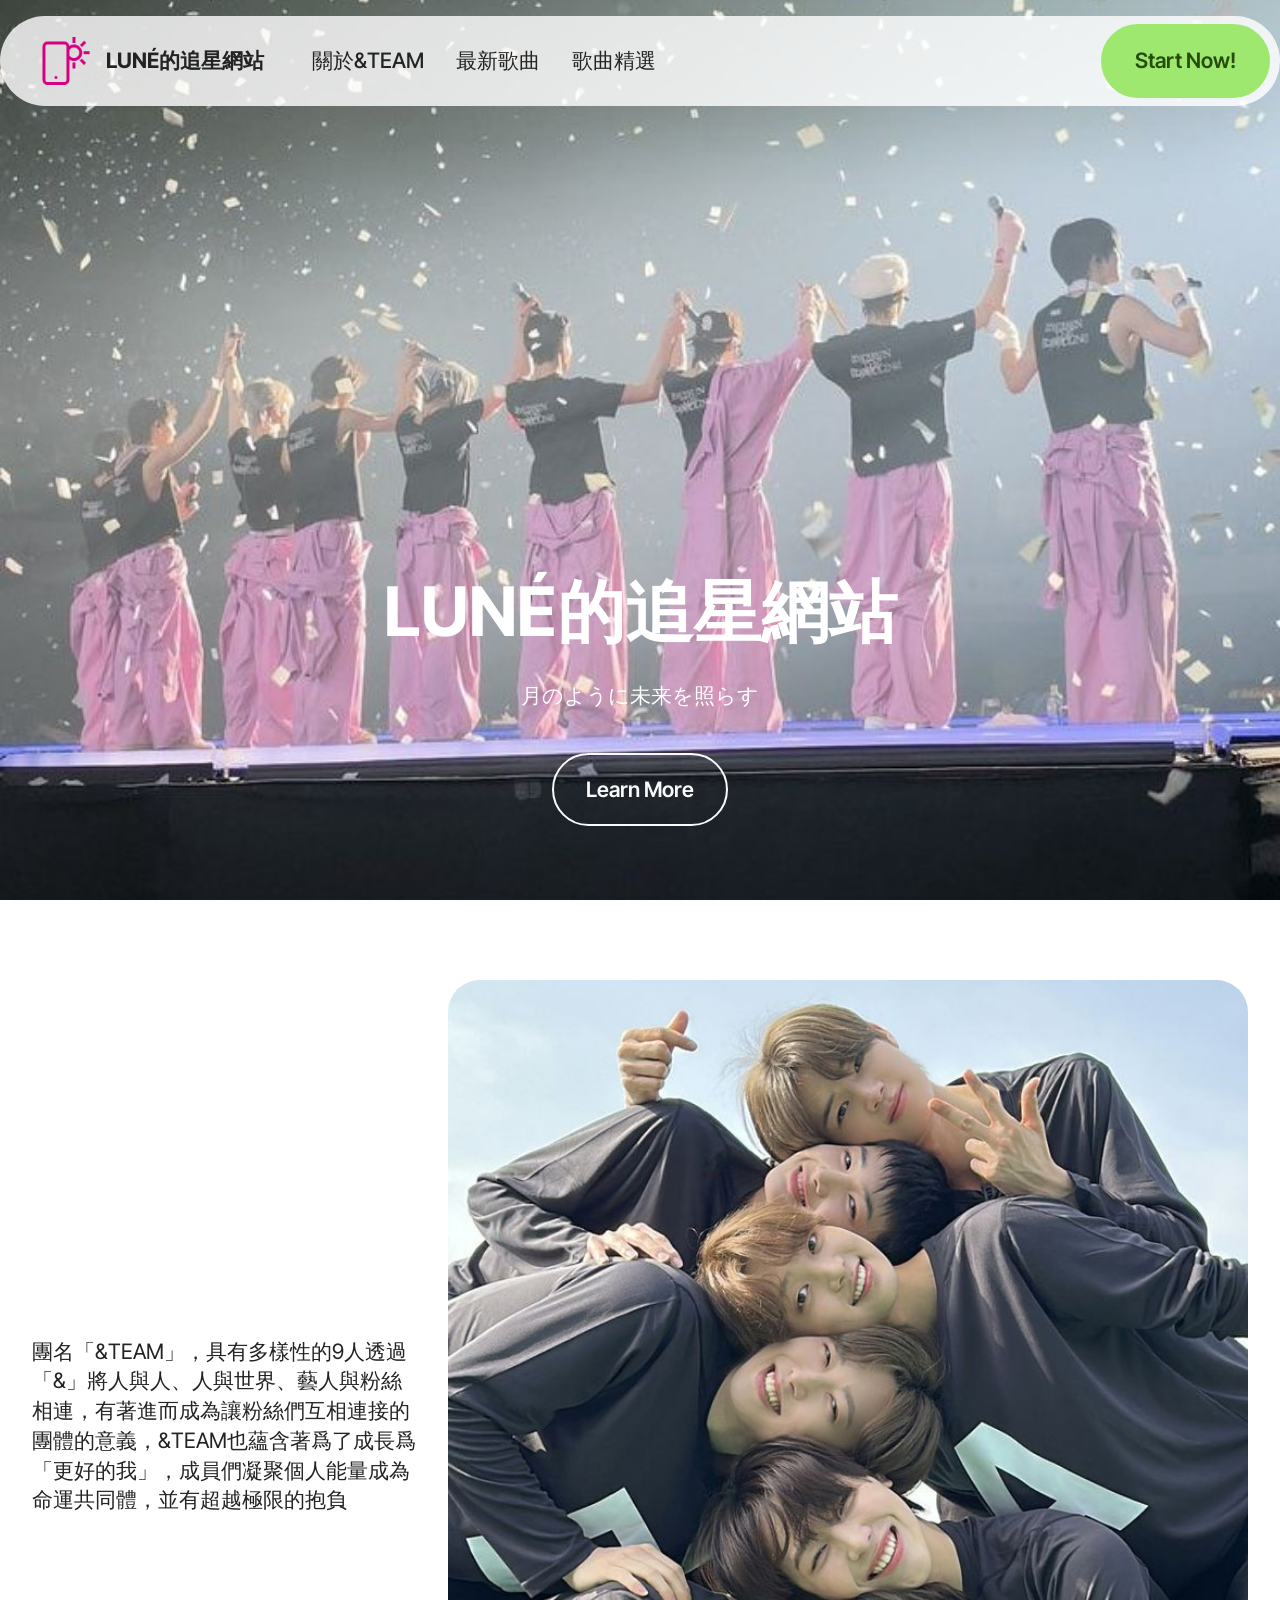
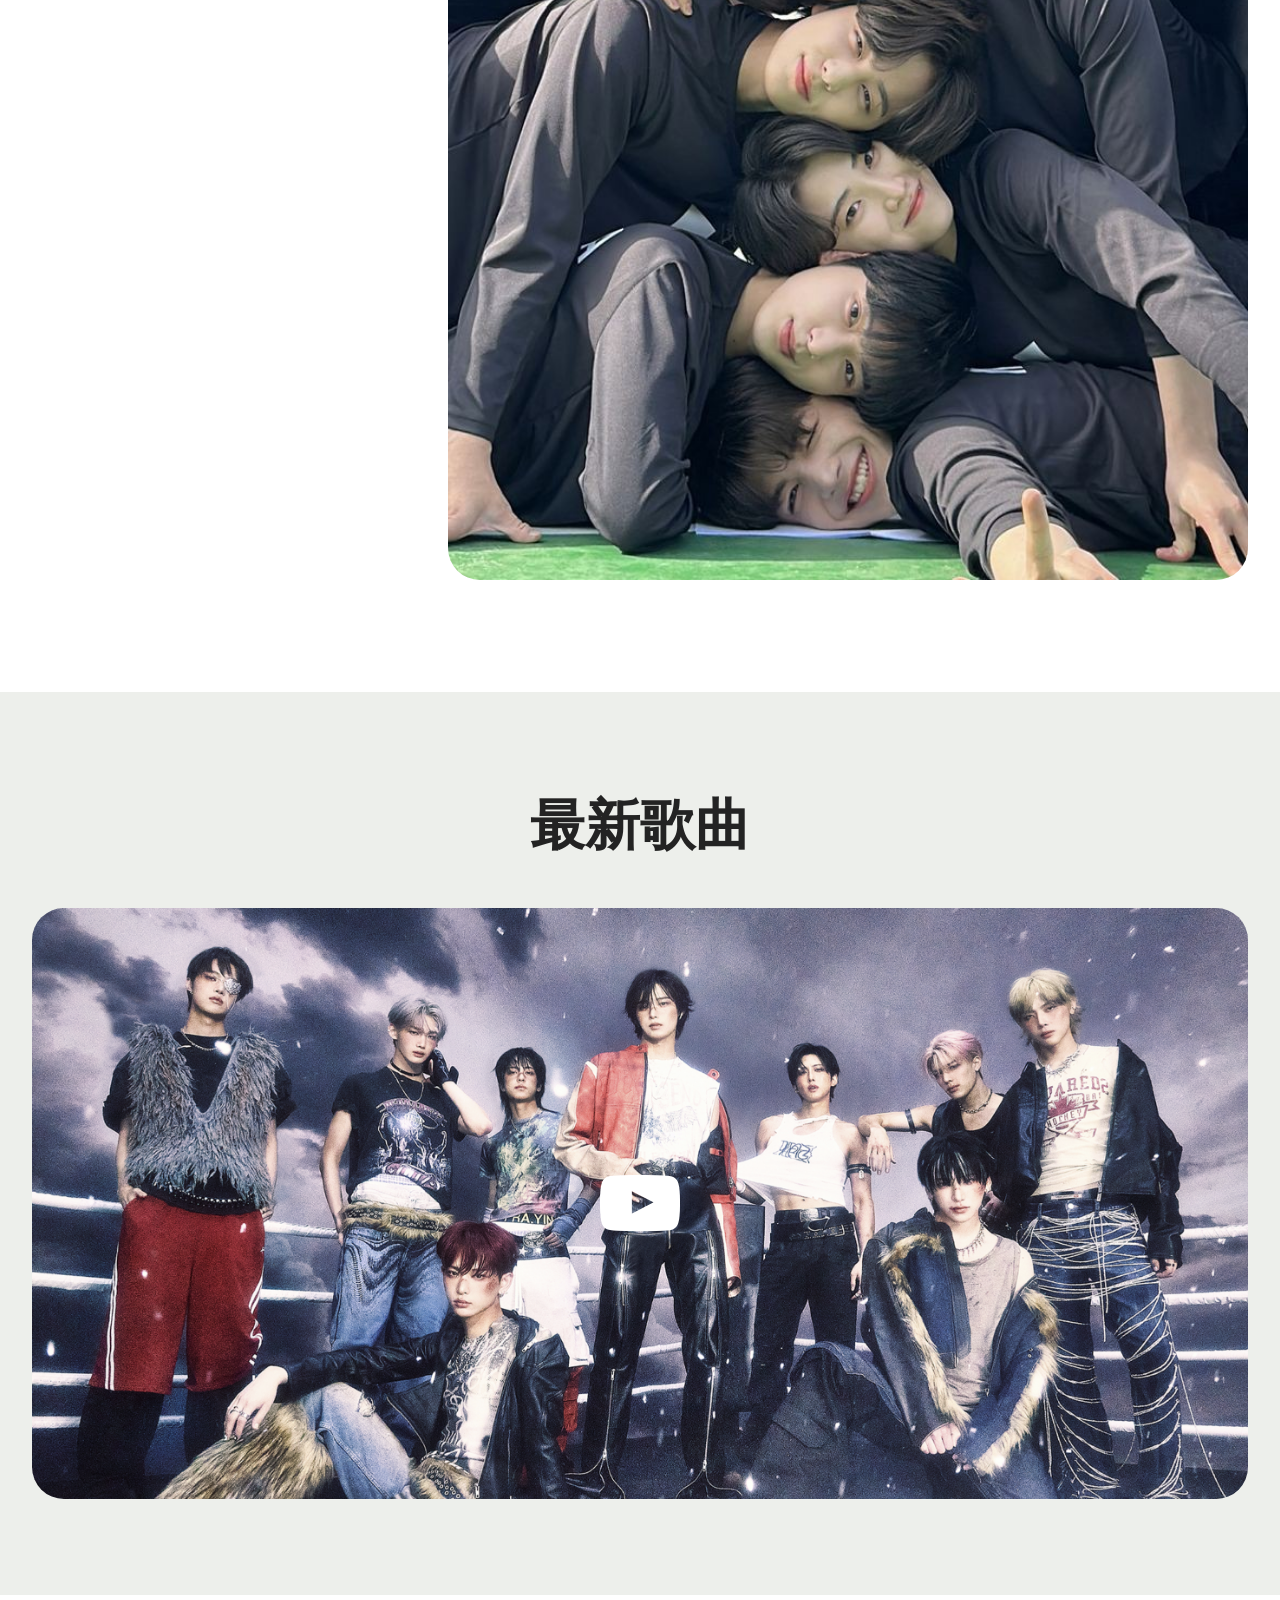
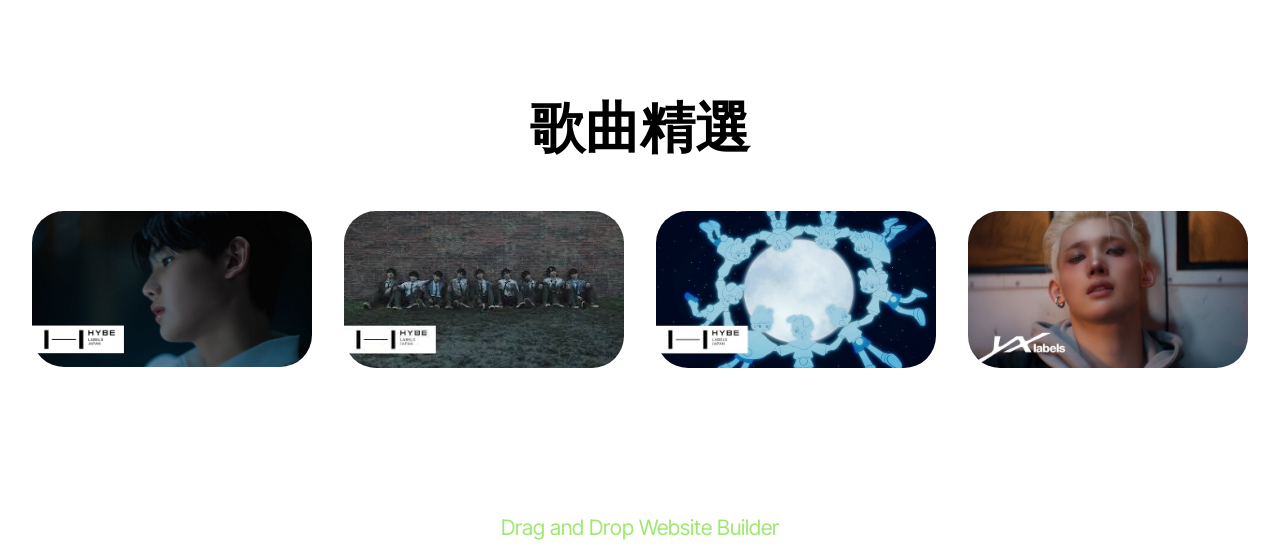
<file: index.html>
<!DOCTYPE html>
<html  >
<head>
  <!-- Site made with Mobirise Website Builder v6.1.9, https://mobirise.com -->
  <meta charset="UTF-8">
  <meta http-equiv="X-UA-Compatible" content="IE=edge">
  <meta name="generator" content="Mobirise v6.1.9, mobirise.com">
  <meta name="viewport" content="width=device-width, initial-scale=1, minimum-scale=1">
  <link rel="shortcut icon" href="assets/images/logo.png" type="image/x-icon">
  <meta name="description" content="">
  
  
  <title>LUNÉ的追星網站</title>
  <link rel="stylesheet" href="assets/web/assets/mobirise-icons2/mobirise2.css">
  <link rel="stylesheet" href="assets/bootstrap/css/bootstrap.min.css">
  <link rel="stylesheet" href="assets/parallax/jarallax.css">
  <link rel="stylesheet" href="assets/dropdown/css/style.css">
  <link rel="stylesheet" href="assets/socicon/css/styles.css">
  <link rel="stylesheet" href="assets/theme/css/style.css">
  <link rel="preload" href="https://fonts.googleapis.com/css?family=Inter+Tight:100,200,300,400,500,600,700,800,900,100i,200i,300i,400i,500i,600i,700i,800i,900i&display=swap" as="style" onload="this.onload=null;this.rel='stylesheet'">
  <noscript><link rel="stylesheet" href="https://fonts.googleapis.com/css?family=Inter+Tight:100,200,300,400,500,600,700,800,900,100i,200i,300i,400i,500i,600i,700i,800i,900i&display=swap"></noscript>
  <link rel="preload" as="style" href="assets/mobirise/css/mbr-additional.css?v=JJGZKv"><link rel="stylesheet" href="assets/mobirise/css/mbr-additional.css?v=JJGZKv" type="text/css">

  
  
  
</head>
<body>
  
  <section data-bs-version="5.1" class="menu menu1 cid-v0Z0EYx7EA" once="menu" id="menu01-1">
	

	<nav class="navbar navbar-dropdown navbar-fixed-top navbar-expand-lg">
		<div class="container">
			<div class="navbar-brand">
				<span class="navbar-logo">
					<a href="https://mobiri.se">
						<img src="assets/images/logo.png" alt="Mobirise Website Builder" style="height: 3rem;">
					</a>
				</span>
				<span class="navbar-caption-wrap"><a class="navbar-caption text-black display-4" href="https://mobiri.se">LUNÉ的追星網站</a></span>
			</div>
			<button class="navbar-toggler" type="button" data-toggle="collapse" data-bs-toggle="collapse" data-target="#navbarSupportedContent" data-bs-target="#navbarSupportedContent" aria-controls="navbarNavAltMarkup" aria-expanded="false" aria-label="Toggle navigation">
				<div class="hamburger">
					<span></span>
					<span></span>
					<span></span>
					<span></span>
				</div>
			</button>
			<div class="collapse navbar-collapse" id="navbarSupportedContent">
				<ul class="navbar-nav nav-dropdown" data-app-modern-menu="true"><li class="nav-item">
						<a class="nav-link link text-black text-primary display-4" href="LUNÉ.html#image05-2">關於&amp;TEAM</a>
					</li>
					<li class="nav-item">
						<a class="nav-link link text-black text-primary display-4" href="LUNÉ.html#video01-3" aria-expanded="false">最新歌曲</a>
					</li>
					<li class="nav-item">
						<a class="nav-link link text-black text-primary display-4" href="LUNÉ.html#gallery03-4">歌曲精選</a>
					</li></ul>
				
				<div class="navbar-buttons mbr-section-btn"><a class="btn btn-primary display-4" href="https://www.youtube.com/@andTEAM_official"> Start Now!</a></div>
			</div>
		</div>
	</nav>
</section>

<section data-bs-version="5.1" class="header16 cid-v0Z0Eo1Poz mbr-fullscreen mbr-parallax-background" id="header17-0">
  
  
  <div class="container-fluid">
    <div class="row">
      <div class="content-wrap col-12 col-md-12">
        <h1 class="mbr-section-title mbr-fonts-style mbr-white mb-4 display-1">
          <strong><br>LUNÉ的追星網站</strong>
        </h1>
        
        <p class="mbr-fonts-style mbr-text mbr-white mb-4 display-7">月のように未来を照らす</p>
        <div class="mbr-section-btn"><a class="btn btn-white-outline display-7" href="https://mobiri.se">Learn More</a></div>
      </div>
    </div>
  </div>
</section>

<section data-bs-version="5.1" class="image05 cid-v0Z3Cq9IRU" id="image05-2">    
    
    
    
    <div class="container">
        <div class="row ">
            <div class="col-12 col-lg-8">
                <div class="image-wrapper mb-4">
                    <img class="w-100" src="assets/images/24d8574921bb04c2dd79cbc384550876.jpg" alt="Mobirise Website Builder">
                </div>
                
            </div>
            <div class="col-12 col-lg">
                <p class="mbr-side-description mbr-fonts-style mb-0 align-center display-4"><br><br><br><br><br><br><br><br><br><br><br><br>團名「&amp;TEAM」，具有多樣性的9人透過「&amp;」將人與人、人與世界、藝人與粉絲相連，有著進而成為讓粉絲們互相連接的團體的意義，&amp;TEAM也蘊含著爲了成長爲「更好的我」，成員們凝聚個人能量成為命運共同體，並有超越極限的抱負</p>
            </div>
        </div>
    </div>
</section>

<section data-bs-version="5.1" class="video01 cid-v0Z3GsguqE" id="video01-3">
	
	

	
	<div class="align-center container">
		<div class="row justify-content-center">
			<div class="col-12 content-head">
				<div class="mbr-section-head mb-5">
					<h4 class="mbr-section-title mbr-fonts-style mb-0 display-2"><strong>最新歌曲</strong></h4>
					
				</div>
			</div>
		</div>

		<div class="row justify-content-center">
			<div class="col-12 col-lg-12">
				<div class="box">
					<div class="mbr-media show-modal align-center" data-modal=".modalWindow">
						<a href="https://www.youtube.com/watch?v=GA50bjt4JIk" target="_blank"><img src="assets/images/2025-11-23.png" alt="Mobirise"></a>
						<div class="icon-wrap">
							<span class="mbr-iconfont socicon-youtube socicon" style="color: rgb(255, 255, 255); fill: rgb(255, 255, 255);"></span>
						</div>
					</div>
				</div>
			</div>
		</div>
	</div>
	<div>
		<div class="modalWindow" style="display: none">
			<div class="modalWindow-container">
				<div class="modalWindow-video-container">
					<div class="modalWindow-video">
						<iframe width="100%" height="100%" frameborder="0" allowfullscreen="1" data-src="https://www.youtube.com/watch?v=VA8PzkQa8d8"></iframe>
					</div>
					<a class="close" role="button" data-dismiss="modal" data-bs-dismiss="modal">
						<span aria-hidden="true" class="mbr-iconfont mobi-mbri-close mobi-mbri closeModal"></span>
						<span class="sr-only visually-hidden visually-hidden">Close</span>
					</a>
				</div>
			</div>
		</div>
	</div>
</section>

<section data-bs-version="5.1" class="gallery3 cid-v0Z3HDX0hr" id="gallery03-4">
    
    
    <div class="container-fluid">
      <div class="row justify-content-center">
        <div class="col-12 content-head">
          <div class="mbr-section-head mb-5">
            <h4 class="mbr-section-title mbr-fonts-style align-center mb-0 display-2"><strong>歌曲精選</strong></h4>
            
          </div>
        </div>
      </div>
      <div class="row">
        <div class="item features-image col-12 col-md-6 col-lg-3">
          <div class="item-wrapper">
            <div class="item-img">
              <a href="https://www.youtube.com/watch?v=0utfT0nbuTA" target="_blank"><img src="assets/images/maxresdefault.jpeg" alt="Mobirise Website Builder" title="" data-slide-to="0" data-bs-slide-to="0"></a>
            </div>
            
          </div>
        </div>
        <div class="item features-image col-12 col-md-6 col-lg-3">
          <div class="item-wrapper">
            <div class="item-img">
              <a href="https://www.youtube.com/watch?v=uY-lOn0XwBg" target="_blank"><img src="assets/images/0.jpg" alt="Mobirise Website Builder" title="" data-slide-to="1" data-bs-slide-to="1"></a>
            </div>
            
          </div>
        </div>
        <div class="item features-image col-12 col-md-6 col-lg-3">
          <div class="item-wrapper">
            <div class="item-img">
              <a href="https://www.youtube.com/watch?v=TokAfgENjK8&list=PLXLYsCjQqFMN8-tEEJCdF3bF4gkRtM8Pj" target="_blank"><img src="assets/images/hq720.jpg" alt="Mobirise Website Builder" title="" data-slide-to="2" data-bs-slide-to="2"></a>
            </div>
            
          </div>
        </div>
        <div class="item features-image col-12 col-md-6 col-lg-3">
          <div class="item-wrapper">
            <div class="item-img">
              <a href="https://www.youtube.com/watch?v=KqE0P1qMtQg" target="_blank"><img src="assets/images/hq720-1.jpg" alt="Mobirise Website Builder" title="" data-slide-to="3" data-bs-slide-to="3"></a>
            </div>
            
          </div>
        </div>
      </div>
    </div>
  </section><section class="display-7" style="padding: 0;align-items: center;justify-content: center;flex-wrap: wrap;    align-content: center;display: flex;position: relative;height: 4rem;"><a href="https://mobiri.se/" style="flex: 1 1;height: 4rem;position: absolute;width: 100%;z-index: 1;"><img alt="" style="height: 4rem;" src="[data-uri]"></a><p style="margin: 0;text-align: center;" class="display-7">&#8204;</p><a style="z-index:1" href="https://mobirise.com/drag-drop-website-builder.html">Drag and Drop Website Builder</a></section><script src="assets/bootstrap/js/bootstrap.bundle.min.js"></script>  <script src="assets/parallax/jarallax.js"></script>  <script src="assets/smoothscroll/smooth-scroll.js"></script>  <script src="assets/ytplayer/index.js"></script>  <script src="assets/dropdown/js/navbar-dropdown.js"></script>  <script src="assets/playervimeo/vimeo_player.js"></script>  <script src="assets/theme/js/script.js"></script>  
  
  
</body>
</html>
</file>
<file: assets/web/assets/mobirise-icons2/mobirise2.css>
@font-face {
  font-family: 'Moririse2';
  font-display: swap;
  src:  url('mobirise2.eot?f2bix4');
  src:  url('mobirise2.eot?f2bix4#iefix') format('embedded-opentype'),
    url('mobirise2.woff2?f2bix4') format('woff2'),
    url('mobirise2.woff?f2bix4') format('woff'),
    url('mobirise2.ttf?f2bix4') format('truetype'),
    url('mobirise2.svg?f2bix4#mobirise2') format('svg');
  font-weight: normal;
  font-style: normal;
}

[class^="mobi-"], [class*=" mobi-"] {
  /* use !important to prevent issues with browser extensions that change fonts */
  font-family: 'Moririse2' !important;
  speak: none;
  font-style: normal;
  font-weight: normal;
  font-variant: normal;
  text-transform: none;
  line-height: 1;

  /* Better Font Rendering =========== */
  -webkit-font-smoothing: antialiased;
  -moz-osx-font-smoothing: grayscale;
}

.mobi-mbri-add-submenu:before {
  content: "\e900";
}
.mobi-mbri-alert:before {
  content: "\e901";
}
.mobi-mbri-align-center:before {
  content: "\e902";
}
.mobi-mbri-align-justify:before {
  content: "\e903";
}
.mobi-mbri-align-left:before {
  content: "\e904";
}
.mobi-mbri-align-right:before {
  content: "\e905";
}
.mobi-mbri-android:before {
  content: "\e906";
}
.mobi-mbri-apple:before {
  content: "\e907";
}
.mobi-mbri-arrow-down:before {
  content: "\e908";
}
.mobi-mbri-arrow-next:before {
  content: "\e909";
}
.mobi-mbri-arrow-prev:before {
  content: "\e90a";
}
.mobi-mbri-arrow-up:before {
  content: "\e90b";
}
.mobi-mbri-bold:before {
  content: "\e90c";
}
.mobi-mbri-bookmark:before {
  content: "\e90d";
}
.mobi-mbri-bootstrap:before {
  content: "\e90e";
}
.mobi-mbri-briefcase:before {
  content: "\e90f";
}
.mobi-mbri-browse:before {
  content: "\e910";
}
.mobi-mbri-bulleted-list:before {
  content: "\e911";
}
.mobi-mbri-calendar:before {
  content: "\e912";
}
.mobi-mbri-camera:before {
  content: "\e913";
}
.mobi-mbri-cart-add:before {
  content: "\e914";
}
.mobi-mbri-cart-full:before {
  content: "\e915";
}
.mobi-mbri-cash:before {
  content: "\e916";
}
.mobi-mbri-change-style:before {
  content: "\e917";
}
.mobi-mbri-chat:before {
  content: "\e918";
}
.mobi-mbri-clock:before {
  content: "\e919";
}
.mobi-mbri-close:before {
  content: "\e91a";
}
.mobi-mbri-cloud:before {
  content: "\e91b";
}
.mobi-mbri-code:before {
  content: "\e91c";
}
.mobi-mbri-contact-form:before {
  content: "\e91d";
}
.mobi-mbri-credit-card:before {
  content: "\e91e";
}
.mobi-mbri-cursor-click:before {
  content: "\e91f";
}
.mobi-mbri-cust-feedback:before {
  content: "\e920";
}
.mobi-mbri-database:before {
  content: "\e921";
}
.mobi-mbri-delivery:before {
  content: "\e922";
}
.mobi-mbri-desktop:before {
  content: "\e923";
}
.mobi-mbri-devices:before {
  content: "\e924";
}
.mobi-mbri-down:before {
  content: "\e925";
}
.mobi-mbri-download-2:before {
  content: "\e926";
}
.mobi-mbri-download:before {
  content: "\e927";
}
.mobi-mbri-drag-n-drop-2:before {
  content: "\e928";
}
.mobi-mbri-drag-n-drop:before {
  content: "\e929";
}
.mobi-mbri-edit-2:before {
  content: "\e92a";
}
.mobi-mbri-edit:before {
  content: "\e92b";
}
.mobi-mbri-error:before {
  content: "\e92c";
}
.mobi-mbri-extension:before {
  content: "\e92d";
}
.mobi-mbri-features:before {
  content: "\e92e";
}
.mobi-mbri-file:before {
  content: "\e92f";
}
.mobi-mbri-flag:before {
  content: "\e930";
}
.mobi-mbri-folder:before {
  content: "\e931";
}
.mobi-mbri-gift:before {
  content: "\e932";
}
.mobi-mbri-github:before {
  content: "\e933";
}
.mobi-mbri-globe-2:before {
  content: "\e934";
}
.mobi-mbri-globe:before {
  content: "\e935";
}
.mobi-mbri-growing-chart:before {
  content: "\e936";
}
.mobi-mbri-hearth:before {
  content: "\e937";
}
.mobi-mbri-help:before {
  content: "\e938";
}
.mobi-mbri-home:before {
  content: "\e939";
}
.mobi-mbri-hot-cup:before {
  content: "\e93a";
}
.mobi-mbri-idea:before {
  content: "\e93b";
}
.mobi-mbri-image-gallery:before {
  content: "\e93c";
}
.mobi-mbri-image-slider:before {
  content: "\e93d";
}
.mobi-mbri-info:before {
  content: "\e93e";
}
.mobi-mbri-italic:before {
  content: "\e93f";
}
.mobi-mbri-key:before {
  content: "\e940";
}
.mobi-mbri-laptop:before {
  content: "\e941";
}
.mobi-mbri-layers:before {
  content: "\e942";
}
.mobi-mbri-left-right:before {
  content: "\e943";
}
.mobi-mbri-left:before {
  content: "\e944";
}
.mobi-mbri-letter:before {
  content: "\e945";
}
.mobi-mbri-like:before {
  content: "\e946";
}
.mobi-mbri-link:before {
  content: "\e947";
}
.mobi-mbri-lock:before {
  content: "\e948";
}
.mobi-mbri-login:before {
  content: "\e949";
}
.mobi-mbri-logout:before {
  content: "\e94a";
}
.mobi-mbri-magic-stick:before {
  content: "\e94b";
}
.mobi-mbri-map-pin:before {
  content: "\e94c";
}
.mobi-mbri-menu:before {
  content: "\e94d";
}
.mobi-mbri-mobile-2:before {
  content: "\e94e";
}
.mobi-mbri-mobile-horizontal:before {
  content: "\e94f";
}
.mobi-mbri-mobile:before {
  content: "\e950";
}
.mobi-mbri-mobirise:before {
  content: "\e951";
}
.mobi-mbri-more-horizontal:before {
  content: "\e952";
}
.mobi-mbri-more-vertical:before {
  content: "\e953";
}
.mobi-mbri-music:before {
  content: "\e954";
}
.mobi-mbri-new-file:before {
  content: "\e955";
}
.mobi-mbri-numbered-list:before {
  content: "\e956";
}
.mobi-mbri-opened-folder:before {
  content: "\e957";
}
.mobi-mbri-pages:before {
  content: "\e958";
}
.mobi-mbri-paper-plane:before {
  content: "\e959";
}
.mobi-mbri-paperclip:before {
  content: "\e95a";
}
.mobi-mbri-phone:before {
  content: "\e95b";
}
.mobi-mbri-photo:before {
  content: "\e95c";
}
.mobi-mbri-photos:before {
  content: "\e95d";
}
.mobi-mbri-pin:before {
  content: "\e95e";
}
.mobi-mbri-play:before {
  content: "\e95f";
}
.mobi-mbri-plus:before {
  content: "\e960";
}
.mobi-mbri-preview:before {
  content: "\e961";
}
.mobi-mbri-print:before {
  content: "\e962";
}
.mobi-mbri-protect:before {
  content: "\e963";
}
.mobi-mbri-question:before {
  content: "\e964";
}
.mobi-mbri-quote-left:before {
  content: "\e965";
}
.mobi-mbri-quote-right:before {
  content: "\e966";
}
.mobi-mbri-redo:before {
  content: "\e967";
}
.mobi-mbri-refresh:before {
  content: "\e968";
}
.mobi-mbri-responsive-2:before {
  content: "\e969";
}
.mobi-mbri-responsive:before {
  content: "\e96a";
}
.mobi-mbri-right:before {
  content: "\e96b";
}
.mobi-mbri-rocket:before {
  content: "\e96c";
}
.mobi-mbri-sad-face:before {
  content: "\e96d";
}
.mobi-mbri-sale:before {
  content: "\e96e";
}
.mobi-mbri-save:before {
  content: "\e96f";
}
.mobi-mbri-search:before {
  content: "\e970";
}
.mobi-mbri-setting-2:before {
  content: "\e971";
}
.mobi-mbri-setting-3:before {
  content: "\e972";
}
.mobi-mbri-setting:before {
  content: "\e973";
}
.mobi-mbri-share:before {
  content: "\e974";
}
.mobi-mbri-shopping-bag:before {
  content: "\e975";
}
.mobi-mbri-shopping-basket:before {
  content: "\e976";
}
.mobi-mbri-shopping-cart:before {
  content: "\e977";
}
.mobi-mbri-sites:before {
  content: "\e978";
}
.mobi-mbri-smile-face:before {
  content: "\e979";
}
.mobi-mbri-speed:before {
  content: "\e97a";
}
.mobi-mbri-star:before {
  content: "\e97b";
}
.mobi-mbri-success:before {
  content: "\e97c";
}
.mobi-mbri-sun:before {
  content: "\e97d";
}
.mobi-mbri-sun2:before {
  content: "\e97e";
}
.mobi-mbri-tablet-vertical:before {
  content: "\e97f";
}
.mobi-mbri-tablet:before {
  content: "\e980";
}
.mobi-mbri-target:before {
  content: "\e981";
}
.mobi-mbri-timer:before {
  content: "\e982";
}
.mobi-mbri-to-ftp:before {
  content: "\e983";
}
.mobi-mbri-to-local-drive:before {
  content: "\e984";
}
.mobi-mbri-touch-swipe:before {
  content: "\e985";
}
.mobi-mbri-touch:before {
  content: "\e986";
}
.mobi-mbri-trash:before {
  content: "\e987";
}
.mobi-mbri-underline:before {
  content: "\e988";
}
.mobi-mbri-undo:before {
  content: "\e989";
}
.mobi-mbri-unlink:before {
  content: "\e98a";
}
.mobi-mbri-unlock:before {
  content: "\e98b";
}
.mobi-mbri-up-down:before {
  content: "\e98c";
}
.mobi-mbri-up:before {
  content: "\e98d";
}
.mobi-mbri-update:before {
  content: "\e98e";
}
.mobi-mbri-upload-2:before {
  content: "\e98f";
}
.mobi-mbri-upload:before {
  content: "\e990";
}
.mobi-mbri-user-2:before {
  content: "\e991";
}
.mobi-mbri-user:before {
  content: "\e992";
}
.mobi-mbri-users:before {
  content: "\e993";
}
.mobi-mbri-video-play:before {
  content: "\e994";
}
.mobi-mbri-video:before {
  content: "\e995";
}
.mobi-mbri-watch:before {
  content: "\e996";
}
.mobi-mbri-website-theme-2:before {
  content: "\e997";
}
.mobi-mbri-website-theme:before {
  content: "\e998";
}
.mobi-mbri-wifi:before {
  content: "\e999";
}
.mobi-mbri-windows:before {
  content: "\e99a";
}
.mobi-mbri-zoom-in:before {
  content: "\e99b";
}
.mobi-mbri-zoom-out:before {
  content: "\e99c";
}
</file>
<file: assets/parallax/jarallax.css>
.jarallax {
    position: relative;
    z-index: 0;
}
.jarallax > .jarallax-img {
    position: absolute;
    object-fit: cover;
    /* support for plugin https://github.com/bfred-it/object-fit-images */
    font-family: 'object-fit: cover;';
    top: 0;
    left: 0;
    width: 100%;
    height: 100%;
    z-index: -1;
}
</file>
<file: assets/dropdown/css/style.css>
.navbar-dropdown {
  left: 0;
  padding: 0;
  position: absolute;
  right: 0;
  top: 0;
  transition: all 0.45s ease;
  z-index: 1030;
  background: #282828; }
  .navbar-dropdown .navbar-logo {
    margin-right: 0.8rem;
    transition: margin 0.3s ease-in-out;
    vertical-align: middle; }
    .navbar-dropdown .navbar-logo img {
      height: 3.125rem;
      transition: all 0.3s ease-in-out; }
    .navbar-dropdown .navbar-logo.mbr-iconfont {
      font-size: 3.125rem;
      line-height: 3.125rem; }
  .navbar-dropdown .navbar-caption {
    font-weight: 700;
    white-space: normal;
    vertical-align: -4px;
    line-height: 3.125rem !important; }
    .navbar-dropdown .navbar-caption, .navbar-dropdown .navbar-caption:hover {
      color: inherit;
      text-decoration: none; }
  .navbar-dropdown .mbr-iconfont + .navbar-caption {
    vertical-align: -1px; }
  .navbar-dropdown.navbar-fixed-top {
    position: fixed; }
  .navbar-dropdown .navbar-brand span {
    vertical-align: -4px; }
  .navbar-dropdown.bg-color.transparent {
    background: none; }
  .navbar-dropdown.navbar-short .navbar-brand {
    padding: 0.625rem 0; }
    .navbar-dropdown.navbar-short .navbar-brand span {
      vertical-align: -1px; }
  .navbar-dropdown.navbar-short .navbar-caption {
    line-height: 2.375rem !important;
    vertical-align: -2px; }
  .navbar-dropdown.navbar-short .navbar-logo {
    margin-right: 0.5rem; }
    .navbar-dropdown.navbar-short .navbar-logo img {
      height: 2.375rem; }
    .navbar-dropdown.navbar-short .navbar-logo.mbr-iconfont {
      font-size: 2.375rem;
      line-height: 2.375rem; }
  .navbar-dropdown.navbar-short .mbr-table-cell {
    height: 3.625rem; }
  .navbar-dropdown .navbar-close {
    left: 0.6875rem;
    position: fixed;
    top: 0.75rem;
    z-index: 1000; }
  .navbar-dropdown .hamburger-icon {
    content: "";
    display: inline-block;
    vertical-align: middle;
    width: 16px;
    -webkit-box-shadow: 0 -6px 0 1px #282828,0 0 0 1px #282828,0 6px 0 1px #282828;
    -moz-box-shadow: 0 -6px 0 1px #282828,0 0 0 1px #282828,0 6px 0 1px #282828;
    box-shadow: 0 -6px 0 1px #282828,0 0 0 1px #282828,0 6px 0 1px #282828; }

.dropdown-menu .dropdown-toggle[data-toggle="dropdown-submenu"]::after {
  border-bottom: 0.35em solid transparent;
  border-left: 0.35em solid;
  border-right: 0;
  border-top: 0.35em solid transparent;
  margin-left: 0.3rem; }

.dropdown-menu .dropdown-item:focus {
  outline: 0; }

.nav-dropdown {
  font-size: 0.75rem;
  font-weight: 500;
  height: auto !important; }
  .nav-dropdown .nav-btn {
    padding-left: 1rem; }
  .nav-dropdown .link {
    margin: .667em 1.667em;
    font-weight: 500;
    padding: 0;
    transition: color .2s ease-in-out; }
    .nav-dropdown .link.dropdown-toggle {
      margin-right: 2.583em; }
      .nav-dropdown .link.dropdown-toggle::after {
        margin-left: .25rem;
        border-top: 0.35em solid;
        border-right: 0.35em solid transparent;
        border-left: 0.35em solid transparent;
        border-bottom: 0; }
      .nav-dropdown .link.dropdown-toggle[aria-expanded="true"] {
        margin: 0;
        padding: 0.667em 3.263em  0.667em 1.667em; }
  .nav-dropdown .link::after,
  .nav-dropdown .dropdown-item::after {
    color: inherit; }
  .nav-dropdown .btn {
    font-size: 0.75rem;
    font-weight: 700;
    letter-spacing: 0;
    margin-bottom: 0;
    padding-left: 1.25rem;
    padding-right: 1.25rem; }
  .nav-dropdown .dropdown-menu {
    border-radius: 0;
    border: 0;
    left: 0;
    margin: 0;
    padding-bottom: 1.25rem;
    padding-top: 1.25rem;
    position: relative; }
  .nav-dropdown .dropdown-submenu {
    margin-left: 0.125rem;
    top: 0; }
  .nav-dropdown .dropdown-item {
    font-weight: 500;
    line-height: 2;
    padding: 0.3846em 4.615em 0.3846em 1.5385em;
    position: relative;
    transition: color .2s ease-in-out, background-color .2s ease-in-out; }
    .nav-dropdown .dropdown-item::after {
      margin-top: -0.3077em;
      position: absolute;
      right: 1.1538em;
      top: 50%; }
    .nav-dropdown .dropdown-item:focus, .nav-dropdown .dropdown-item:hover {
      background: none; }

@media (max-width: 767px) {
  .nav-dropdown.navbar-toggleable-sm {
    bottom: 0;
    display: none;
    left: 0;
    overflow-x: hidden;
    position: fixed;
    top: 0;
    transform: translateX(-100%);
    -ms-transform: translateX(-100%);
    -webkit-transform: translateX(-100%);
    width: 18.75rem;
    z-index: 999; } }
.nav-dropdown.navbar-toggleable-xl {
  bottom: 0;
  display: none;
  left: 0;
  overflow-x: hidden;
  position: fixed;
  top: 0;
  transform: translateX(-100%);
  -ms-transform: translateX(-100%);
  -webkit-transform: translateX(-100%);
  width: 18.75rem;
  z-index: 999; }

.nav-dropdown-sm {
  display: block !important;
  overflow-x: hidden;
  overflow: auto;
  padding-top: 3.875rem; }
  .nav-dropdown-sm::after {
    content: "";
    display: block;
    height: 3rem;
    width: 100%; }
  .nav-dropdown-sm.collapse.in ~ .navbar-close {
    display: block !important; }
  .nav-dropdown-sm.collapsing, .nav-dropdown-sm.collapse.in {
    transform: translateX(0);
    -ms-transform: translateX(0);
    -webkit-transform: translateX(0);
    transition: all 0.25s ease-out;
    -webkit-transition: all 0.25s ease-out;
    background: #282828; }
  .nav-dropdown-sm.collapsing[aria-expanded="false"] {
    transform: translateX(-100%);
    -ms-transform: translateX(-100%);
    -webkit-transform: translateX(-100%); }
  .nav-dropdown-sm .nav-item {
    display: block;
    margin-left: 0 !important;
    padding-left: 0; }
  .nav-dropdown-sm .link,
  .nav-dropdown-sm .dropdown-item {
    border-top: 1px dotted rgba(255, 255, 255, 0.1);
    font-size: 0.8125rem;
    line-height: 1.6;
    margin: 0 !important;
    padding: 0.875rem 2.4rem 0.875rem 1.5625rem !important;
    position: relative;
    white-space: normal; }
    .nav-dropdown-sm .link:focus, .nav-dropdown-sm .link:hover,
    .nav-dropdown-sm .dropdown-item:focus,
    .nav-dropdown-sm .dropdown-item:hover {
      background: rgba(0, 0, 0, 0.2) !important;
      color: #c0a375; }
  .nav-dropdown-sm .nav-btn {
    position: relative;
    padding: 1.5625rem 1.5625rem 0 1.5625rem; }
    .nav-dropdown-sm .nav-btn::before {
      border-top: 1px dotted rgba(255, 255, 255, 0.1);
      content: "";
      left: 0;
      position: absolute;
      top: 0;
      width: 100%; }
    .nav-dropdown-sm .nav-btn + .nav-btn {
      padding-top: 0.625rem; }
      .nav-dropdown-sm .nav-btn + .nav-btn::before {
        display: none; }
  .nav-dropdown-sm .btn {
    padding: 0.625rem 0; }
  .nav-dropdown-sm .dropdown-toggle[data-toggle="dropdown-submenu"]::after {
    margin-left: .25rem;
    border-top: 0.35em solid;
    border-right: 0.35em solid transparent;
    border-left: 0.35em solid transparent;
    border-bottom: 0; }
  .nav-dropdown-sm .dropdown-toggle[data-toggle="dropdown-submenu"][aria-expanded="true"]::after {
    border-top: 0;
    border-right: 0.35em solid transparent;
    border-left: 0.35em solid transparent;
    border-bottom: 0.35em solid; }
  .nav-dropdown-sm .dropdown-menu {
    margin: 0;
    padding: 0;
    position: relative;
    top: 0;
    left: 0;
    width: 100%;
    border: 0;
    float: none;
    border-radius: 0;
    background: none; }
  .nav-dropdown-sm .dropdown-submenu {
    left: 100%;
    margin-left: 0.125rem;
    margin-top: -1.25rem;
    top: 0; }

.navbar-toggleable-sm .nav-dropdown .dropdown-menu {
  position: absolute; }

.navbar-toggleable-sm .nav-dropdown .dropdown-submenu {
  left: 100%;
  margin-left: 0.125rem;
  margin-top: -1.25rem;
  top: 0; }

.navbar-toggleable-sm.opened .nav-dropdown .dropdown-menu {
  position: relative; }

.navbar-toggleable-sm.opened .nav-dropdown .dropdown-submenu {
  left: 0;
  margin-left: 00rem;
  margin-top: 0rem;
  top: 0; }

.is-builder .nav-dropdown.collapsing {
  transition: none !important; }
</file>
<file: assets/socicon/css/styles.css>
@charset "UTF-8";

@font-face {
  font-family: 'Socicon';
  src:  url('../fonts/socicon.eot');
  src:  url('../fonts/socicon.eot?#iefix') format('embedded-opentype'),
    url('../fonts/socicon.woff2') format('woff2'),
    url('../fonts/socicon.ttf') format('truetype'),
    url('../fonts/socicon.woff') format('woff'),
    url('../fonts/socicon.svg#socicon') format('svg');
  font-weight: normal;
  font-style: normal;
  font-display: swap;
}

[data-icon]:before {
  font-family: "socicon" !important;
  content: attr(data-icon);
  font-style: normal !important;
  font-weight: normal !important;
  font-variant: normal !important;
  text-transform: none !important;
  speak: none;
  line-height: 1;
  -webkit-font-smoothing: antialiased;
  -moz-osx-font-smoothing: grayscale;
}

[class^="socicon-"], [class*=" socicon-"] {
  /* use !important to prevent issues with browser extensions that change fonts */
  font-family: 'Socicon' !important;
  speak: none;
  font-style: normal;
  font-weight: normal;
  font-variant: normal;
  text-transform: none;
  line-height: 1;

  /* Better Font Rendering =========== */
  -webkit-font-smoothing: antialiased;
  -moz-osx-font-smoothing: grayscale;
}

.socicon-500px:before {
  content: "\e000";
}
.socicon-8tracks:before {
  content: "\e001";
}
.socicon-airbnb:before {
  content: "\e002";
}
.socicon-alliance:before {
  content: "\e003";
}
.socicon-amazon:before {
  content: "\e004";
}
.socicon-amplement:before {
  content: "\e005";
}
.socicon-android:before {
  content: "\e006";
}
.socicon-angellist:before {
  content: "\e007";
}
.socicon-apple:before {
  content: "\e008";
}
.socicon-appnet:before {
  content: "\e009";
}
.socicon-baidu:before {
  content: "\e00a";
}
.socicon-bandcamp:before {
  content: "\e00b";
}
.socicon-battlenet:before {
  content: "\e00c";
}
.socicon-mixer:before {
  content: "\e00d";
}
.socicon-bebee:before {
  content: "\e00e";
}
.socicon-bebo:before {
  content: "\e00f";
}
.socicon-behance:before {
  content: "\e010";
}
.socicon-blizzard:before {
  content: "\e011";
}
.socicon-blogger:before {
  content: "\e012";
}
.socicon-buffer:before {
  content: "\e013";
}
.socicon-chrome:before {
  content: "\e014";
}
.socicon-coderwall:before {
  content: "\e015";
}
.socicon-curse:before {
  content: "\e016";
}
.socicon-dailymotion:before {
  content: "\e017";
}
.socicon-deezer:before {
  content: "\e018";
}
.socicon-delicious:before {
  content: "\e019";
}
.socicon-deviantart:before {
  content: "\e01a";
}
.socicon-diablo:before {
  content: "\e01b";
}
.socicon-digg:before {
  content: "\e01c";
}
.socicon-discord:before {
  content: "\e01d";
}
.socicon-disqus:before {
  content: "\e01e";
}
.socicon-douban:before {
  content: "\e01f";
}
.socicon-draugiem:before {
  content: "\e020";
}
.socicon-dribbble:before {
  content: "\e021";
}
.socicon-drupal:before {
  content: "\e022";
}
.socicon-ebay:before {
  content: "\e023";
}
.socicon-ello:before {
  content: "\e024";
}
.socicon-endomodo:before {
  content: "\e025";
}
.socicon-envato:before {
  content: "\e026";
}
.socicon-etsy:before {
  content: "\e027";
}
.socicon-facebook:before {
  content: "\e028";
}
.socicon-feedburner:before {
  content: "\e029";
}
.socicon-filmweb:before {
  content: "\e02a";
}
.socicon-firefox:before {
  content: "\e02b";
}
.socicon-flattr:before {
  content: "\e02c";
}
.socicon-flickr:before {
  content: "\e02d";
}
.socicon-formulr:before {
  content: "\e02e";
}
.socicon-forrst:before {
  content: "\e02f";
}
.socicon-foursquare:before {
  content: "\e030";
}
.socicon-friendfeed:before {
  content: "\e031";
}
.socicon-github:before {
  content: "\e032";
}
.socicon-goodreads:before {
  content: "\e033";
}
.socicon-google:before {
  content: "\e034";
}
.socicon-googlescholar:before {
  content: "\e035";
}
.socicon-googlegroups:before {
  content: "\e036";
}
.socicon-googlephotos:before {
  content: "\e037";
}
.socicon-googleplus:before {
  content: "\e038";
}
.socicon-grooveshark:before {
  content: "\e039";
}
.socicon-hackerrank:before {
  content: "\e03a";
}
.socicon-hearthstone:before {
  content: "\e03b";
}
.socicon-hellocoton:before {
  content: "\e03c";
}
.socicon-heroes:before {
  content: "\e03d";
}
.socicon-smashcast:before {
  content: "\e03e";
}
.socicon-horde:before {
  content: "\e03f";
}
.socicon-houzz:before {
  content: "\e040";
}
.socicon-icq:before {
  content: "\e041";
}
.socicon-identica:before {
  content: "\e042";
}
.socicon-imdb:before {
  content: "\e043";
}
.socicon-instagram:before {
  content: "\e044";
}
.socicon-issuu:before {
  content: "\e045";
}
.socicon-istock:before {
  content: "\e046";
}
.socicon-itunes:before {
  content: "\e047";
}
.socicon-keybase:before {
  content: "\e048";
}
.socicon-lanyrd:before {
  content: "\e049";
}
.socicon-lastfm:before {
  content: "\e04a";
}
.socicon-line:before {
  content: "\e04b";
}
.socicon-linkedin:before {
  content: "\e04c";
}
.socicon-livejournal:before {
  content: "\e04d";
}
.socicon-lyft:before {
  content: "\e04e";
}
.socicon-macos:before {
  content: "\e04f";
}
.socicon-mail:before {
  content: "\e050";
}
.socicon-medium:before {
  content: "\e051";
}
.socicon-meetup:before {
  content: "\e052";
}
.socicon-mixcloud:before {
  content: "\e053";
}
.socicon-modelmayhem:before {
  content: "\e054";
}
.socicon-mumble:before {
  content: "\e055";
}
.socicon-myspace:before {
  content: "\e056";
}
.socicon-newsvine:before {
  content: "\e057";
}
.socicon-nintendo:before {
  content: "\e058";
}
.socicon-npm:before {
  content: "\e059";
}
.socicon-odnoklassniki:before {
  content: "\e05a";
}
.socicon-openid:before {
  content: "\e05b";
}
.socicon-opera:before {
  content: "\e05c";
}
.socicon-outlook:before {
  content: "\e05d";
}
.socicon-overwatch:before {
  content: "\e05e";
}
.socicon-patreon:before {
  content: "\e05f";
}
.socicon-paypal:before {
  content: "\e060";
}
.socicon-periscope:before {
  content: "\e061";
}
.socicon-persona:before {
  content: "\e062";
}
.socicon-pinterest:before {
  content: "\e063";
}
.socicon-play:before {
  content: "\e064";
}
.socicon-player:before {
  content: "\e065";
}
.socicon-playstation:before {
  content: "\e066";
}
.socicon-pocket:before {
  content: "\e067";
}
.socicon-qq:before {
  content: "\e068";
}
.socicon-quora:before {
  content: "\e069";
}
.socicon-raidcall:before {
  content: "\e06a";
}
.socicon-ravelry:before {
  content: "\e06b";
}
.socicon-reddit:before {
  content: "\e06c";
}
.socicon-renren:before {
  content: "\e06d";
}
.socicon-researchgate:before {
  content: "\e06e";
}
.socicon-residentadvisor:before {
  content: "\e06f";
}
.socicon-reverbnation:before {
  content: "\e070";
}
.socicon-rss:before {
  content: "\e071";
}
.socicon-sharethis:before {
  content: "\e072";
}
.socicon-skype:before {
  content: "\e073";
}
.socicon-slideshare:before {
  content: "\e074";
}
.socicon-smugmug:before {
  content: "\e075";
}
.socicon-snapchat:before {
  content: "\e076";
}
.socicon-songkick:before {
  content: "\e077";
}
.socicon-soundcloud:before {
  content: "\e078";
}
.socicon-spotify:before {
  content: "\e079";
}
.socicon-stackexchange:before {
  content: "\e07a";
}
.socicon-stackoverflow:before {
  content: "\e07b";
}
.socicon-starcraft:before {
  content: "\e07c";
}
.socicon-stayfriends:before {
  content: "\e07d";
}
.socicon-steam:before {
  content: "\e07e";
}
.socicon-storehouse:before {
  content: "\e07f";
}
.socicon-strava:before {
  content: "\e080";
}
.socicon-streamjar:before {
  content: "\e081";
}
.socicon-stumbleupon:before {
  content: "\e082";
}
.socicon-swarm:before {
  content: "\e083";
}
.socicon-teamspeak:before {
  content: "\e084";
}
.socicon-teamviewer:before {
  content: "\e085";
}
.socicon-technorati:before {
  content: "\e086";
}
.socicon-telegram:before {
  content: "\e087";
}
.socicon-tripadvisor:before {
  content: "\e088";
}
.socicon-tripit:before {
  content: "\e089";
}
.socicon-triplej:before {
  content: "\e08a";
}
.socicon-tumblr:before {
  content: "\e08b";
}
.socicon-twitch:before {
  content: "\e08c";
}
.socicon-twitter:before {
  content: "\e08d";
}
.socicon-uber:before {
  content: "\e08e";
}
.socicon-ventrilo:before {
  content: "\e08f";
}
.socicon-viadeo:before {
  content: "\e090";
}
.socicon-viber:before {
  content: "\e091";
}
.socicon-viewbug:before {
  content: "\e092";
}
.socicon-vimeo:before {
  content: "\e093";
}
.socicon-vine:before {
  content: "\e094";
}
.socicon-vkontakte:before {
  content: "\e095";
}
.socicon-warcraft:before {
  content: "\e096";
}
.socicon-wechat:before {
  content: "\e097";
}
.socicon-weibo:before {
  content: "\e098";
}
.socicon-whatsapp:before {
  content: "\e099";
}
.socicon-wikipedia:before {
  content: "\e09a";
}
.socicon-windows:before {
  content: "\e09b";
}
.socicon-wordpress:before {
  content: "\e09c";
}
.socicon-wykop:before {
  content: "\e09d";
}
.socicon-xbox:before {
  content: "\e09e";
}
.socicon-xing:before {
  content: "\e09f";
}
.socicon-yahoo:before {
  content: "\e0a0";
}
.socicon-yammer:before {
  content: "\e0a1";
}
.socicon-yandex:before {
  content: "\e0a2";
}
.socicon-yelp:before {
  content: "\e0a3";
}
.socicon-younow:before {
  content: "\e0a4";
}
.socicon-youtube:before {
  content: "\e0a5";
}
.socicon-zapier:before {
  content: "\e0a6";
}
.socicon-zerply:before {
  content: "\e0a7";
}
.socicon-zomato:before {
  content: "\e0a8";
}
.socicon-zynga:before {
  content: "\e0a9";
}
.socicon-bluesky:before {
  content: "\e0aa";
}
.socicon-threads:before {
  content: "\e0ab";
}
.socicon-spreadshirt:before {
  content: "\e901";
}
.socicon-gamejolt:before {
  content: "\e902";
}
.socicon-trello:before {
  content: "\e903";
}
.socicon-tunein:before {
  content: "\e904";
}
.socicon-bloglovin:before {
  content: "\e905";
}
.socicon-gamewisp:before {
  content: "\e906";
}
.socicon-messenger:before {
  content: "\e907";
}
.socicon-pandora:before {
  content: "\e908";
}
.socicon-augment:before {
  content: "\e909";
}
.socicon-bitbucket:before {
  content: "\e90a";
}
.socicon-fyuse:before {
  content: "\e90b";
}
.socicon-yt-gaming:before {
  content: "\e90c";
}
.socicon-sketchfab:before {
  content: "\e90d";
}
.socicon-mobcrush:before {
  content: "\e90e";
}
.socicon-microsoft:before {
  content: "\e90f";
}
.socicon-realtor:before {
  content: "\e910";
}
.socicon-tidal:before {
  content: "\e911";
}
.socicon-qobuz:before {
  content: "\e912";
}
.socicon-natgeo:before {
  content: "\e913";
}
.socicon-mastodon:before {
  content: "\e914";
}
.socicon-unsplash:before {
  content: "\e915";
}
.socicon-homeadvisor:before {
  content: "\e916";
}
.socicon-angieslist:before {
  content: "\e917";
}
.socicon-codepen:before {
  content: "\e918";
}
.socicon-slack:before {
  content: "\e919";
}
.socicon-openaigym:before {
  content: "\e91a";
}
.socicon-logmein:before {
  content: "\e91b";
}
.socicon-fiverr:before {
  content: "\e91c";
}
.socicon-gotomeeting:before {
  content: "\e91d";
}
.socicon-aliexpress:before {
  content: "\e91e";
}
.socicon-guru:before {
  content: "\e91f";
}
.socicon-appstore:before {
  content: "\e920";
}
.socicon-homes:before {
  content: "\e921";
}
.socicon-zoom:before {
  content: "\e922";
}
.socicon-alibaba:before {
  content: "\e923";
}
.socicon-craigslist:before {
  content: "\e924";
}
.socicon-wix:before {
  content: "\e925";
}
.socicon-redfin:before {
  content: "\e926";
}
.socicon-googlecalendar:before {
  content: "\e927";
}
.socicon-shopify:before {
  content: "\e928";
}
.socicon-freelancer:before {
  content: "\e929";
}
.socicon-seedrs:before {
  content: "\e92a";
}
.socicon-bing:before {
  content: "\e92b";
}
.socicon-doodle:before {
  content: "\e92c";
}
.socicon-bonanza:before {
  content: "\e92d";
}
.socicon-squarespace:before {
  content: "\e92e";
}
.socicon-toptal:before {
  content: "\e92f";
}
.socicon-gust:before {
  content: "\e930";
}
.socicon-ask:before {
  content: "\e931";
}
.socicon-trulia:before {
  content: "\e932";
}
.socicon-loomly:before {
  content: "\e933";
}
.socicon-ghost:before {
  content: "\e934";
}
.socicon-upwork:before {
  content: "\e935";
}
.socicon-fundable:before {
  content: "\e936";
}
.socicon-booking:before {
  content: "\e937";
}
.socicon-googlemaps:before {
  content: "\e938";
}
.socicon-zillow:before {
  content: "\e939";
}
.socicon-niconico:before {
  content: "\e93a";
}
.socicon-toneden:before {
  content: "\e93b";
}
.socicon-crunchbase:before {
  content: "\e93c";
}
.socicon-homefy:before {
  content: "\e93d";
}
.socicon-calendly:before {
  content: "\e93e";
}
.socicon-livemaster:before {
  content: "\e93f";
}
.socicon-udemy:before {
  content: "\e940";
}
.socicon-codered:before {
  content: "\e941";
}
.socicon-origin:before {
  content: "\e942";
}
.socicon-nextdoor:before {
  content: "\e943";
}
.socicon-portfolio:before {
  content: "\e944";
}
.socicon-instructables:before {
  content: "\e945";
}
.socicon-gitlab:before {
  content: "\e946";
}
.socicon-hackernews:before {
  content: "\e947";
}
.socicon-smashwords:before {
  content: "\e948";
}
.socicon-kobo:before {
  content: "\e949";
}
.socicon-bookbub:before {
  content: "\e94a";
}
.socicon-mailru:before {
  content: "\e94b";
}
.socicon-moddb:before {
  content: "\e94c";
}
.socicon-indiedb:before {
  content: "\e94d";
}
.socicon-traxsource:before {
  content: "\e94e";
}
.socicon-gamefor:before {
  content: "\e94f";
}
.socicon-pixiv:before {
  content: "\e950";
}
.socicon-myanimelist:before {
  content: "\e951";
}
.socicon-blackberry:before {
  content: "\e952";
}
.socicon-wickr:before {
  content: "\e953";
}
.socicon-spip:before {
  content: "\e954";
}
.socicon-napster:before {
  content: "\e955";
}
.socicon-beatport:before {
  content: "\e956";
}
.socicon-hackerone:before {
  content: "\e957";
}
.socicon-internet:before {
  content: "\e958";
}
.socicon-ubuntu:before {
  content: "\e959";
}
.socicon-artstation:before {
  content: "\e95a";
}
.socicon-invision:before {
  content: "\e95b";
}
.socicon-torial:before {
  content: "\e95c";
}
.socicon-collectorz:before {
  content: "\e95d";
}
.socicon-seenthis:before {
  content: "\e95e";
}
.socicon-googleplaymusic:before {
  content: "\e95f";
}
.socicon-debian:before {
  content: "\e960";
}
.socicon-filmfreeway:before {
  content: "\e961";
}
.socicon-gnome:before {
  content: "\e962";
}
.socicon-itchio:before {
  content: "\e963";
}
.socicon-jamendo:before {
  content: "\e964";
}
.socicon-mix:before {
  content: "\e965";
}
.socicon-sharepoint:before {
  content: "\e966";
}
.socicon-tinder:before {
  content: "\e967";
}
.socicon-windguru:before {
  content: "\e968";
}
.socicon-cdbaby:before {
  content: "\e969";
}
.socicon-elementaryos:before {
  content: "\e96a";
}
.socicon-stage32:before {
  content: "\e96b";
}
.socicon-tiktok:before {
  content: "\e96c";
}
.socicon-gitter:before {
  content: "\e96d";
}
.socicon-letterboxd:before {
  content: "\e96e";
}
.socicon-threema:before {
  content: "\e96f";
}
.socicon-splice:before {
  content: "\e970";
}
.socicon-metapop:before {
  content: "\e971";
}
.socicon-naver:before {
  content: "\e972";
}
.socicon-remote:before {
  content: "\e973";
}
.socicon-flipboard:before {
  content: "\e974";
}
.socicon-googlehangouts:before {
  content: "\e975";
}
.socicon-dlive:before {
  content: "\e976";
}
.socicon-vsco:before {
  content: "\e977";
}
.socicon-stitcher:before {
  content: "\e978";
}
.socicon-avvo:before {
  content: "\e979";
}
.socicon-redbubble:before {
  content: "\e97a";
}
.socicon-society6:before {
  content: "\e97b";
}
.socicon-zazzle:before {
  content: "\e97c";
}
.socicon-eitaa:before {
  content: "\e97d";
}
.socicon-soroush:before {
  content: "\e97e";
}
.socicon-bale:before {
  content: "\e97f";
}
</file>
<file: assets/theme/css/style.css>
@charset "UTF-8";
section {
  background-color: #ffffff;
}

body {
  font-style: normal;
  line-height: 1.5;
  font-weight: 400;
  color: #232323;
  position: relative;
}

button {
  background-color: transparent;
  border-color: transparent;
}

.embla__button,
.carousel-control {
  background-color: #edefea !important;
  opacity: 0.8 !important;
  color: #464845 !important;
  border-color: #edefea !important;
}

.carousel .close,
.modalWindow .close {
  background-color: #edefea !important;
  color: #464845 !important;
  border-color: #edefea !important;
  opacity: 0.8 !important;
}

.carousel .close:hover,
.modalWindow .close:hover {
  opacity: 1 !important;
}

.carousel-indicators li {
  background-color: #edefea !important;
  border: 2px solid #464845 !important;
}

.carousel-indicators li:hover,
.carousel-indicators li:active {
  opacity: 0.8 !important;
}

.embla__button:hover,
.carousel-control:hover {
  background-color: #edefea !important;
  opacity: 1 !important;
}

.modalWindow-video-container {
  height: 80%;
}

section,
.container,
.container-fluid {
  position: relative;
  word-wrap: break-word;
}

a.mbr-iconfont:hover {
  text-decoration: none;
}

.article .lead p,
.article .lead ul,
.article .lead ol,
.article .lead pre,
.article .lead blockquote {
  margin-bottom: 0;
}

a {
  font-style: normal;
  font-weight: 400;
  cursor: pointer;
}
a, a:hover {
  text-decoration: none;
}

.mbr-section-title {
  font-style: normal;
  line-height: 1.3;
}

.mbr-section-subtitle {
  line-height: 1.3;
}

.mbr-text {
  font-style: normal;
  line-height: 1.7;
}

h1,
h2,
h3,
h4,
h5,
h6,
.display-1,
.display-2,
.display-4,
.display-5,
.display-7,
span,
p,
a {
  line-height: 1;
  word-break: break-word;
  word-wrap: break-word;
  font-weight: 400;
}

b,
strong {
  font-weight: bold;
}

input:-webkit-autofill, input:-webkit-autofill:hover, input:-webkit-autofill:focus, input:-webkit-autofill:active {
  transition-delay: 9999s;
  -webkit-transition-property: background-color, color;
  transition-property: background-color, color;
}

textarea[type=hidden] {
  display: none;
}

section {
  background-position: 50% 50%;
  background-repeat: no-repeat;
  background-size: cover;
}
section .mbr-background-video,
section .mbr-background-video-preview {
  position: absolute;
  bottom: 0;
  left: 0;
  right: 0;
  top: 0;
}

.hidden {
  visibility: hidden;
}

.mbr-z-index20 {
  z-index: 20;
}

/*! Base colors */
.mbr-white {
  color: #ffffff;
}

.mbr-black {
  color: #111111;
}

.mbr-bg-white {
  background-color: #ffffff;
}

.mbr-bg-black {
  background-color: #000000;
}

/*! Text-aligns */
.align-left {
  text-align: left;
}

.align-center {
  text-align: center;
}

.align-right {
  text-align: right;
}

/*! Font-weight  */
.mbr-light {
  font-weight: 300;
}

.mbr-regular {
  font-weight: 400;
}

.mbr-semibold {
  font-weight: 500;
}

.mbr-bold {
  font-weight: 700;
}

/*! Media  */
.media-content {
  flex-basis: 100%;
}

.media-container-row {
  display: flex;
  flex-direction: row;
  flex-wrap: wrap;
  justify-content: center;
  align-content: center;
  align-items: start;
}
.media-container-row .media-size-item {
  width: 400px;
}

.media-container-column {
  display: flex;
  flex-direction: column;
  flex-wrap: wrap;
  justify-content: center;
  align-content: center;
  align-items: stretch;
}
.media-container-column > * {
  width: 100%;
}

@media (min-width: 992px) {
  .media-container-row {
    flex-wrap: nowrap;
  }
}
figure {
  margin-bottom: 0;
  overflow: hidden;
}

figure[mbr-media-size] {
  transition: width 0.1s;
}

img,
iframe {
  display: block;
  width: 100%;
}

.card {
  background-color: transparent;
  border: none;
}

.card-box {
  width: 100%;
}

.card-img {
  text-align: center;
  flex-shrink: 0;
  -webkit-flex-shrink: 0;
}

.media {
  max-width: 100%;
  margin: 0 auto;
}

.mbr-figure {
  align-self: center;
}

.media-container > div {
  max-width: 100%;
}

.mbr-figure img,
.card-img img {
  width: 100%;
}

@media (max-width: 991px) {
  .media-size-item {
    width: auto !important;
  }
  .media {
    width: auto;
  }
  .mbr-figure {
    width: 100% !important;
  }
}
/*! Buttons */
.mbr-section-btn {
  margin-left: -0.6rem;
  margin-right: -0.6rem;
  font-size: 0;
}

.btn {
  font-weight: 600;
  border-width: 1px;
  font-style: normal;
  margin: 0.6rem 0.6rem;
  white-space: normal;
  transition: all 0.2s ease-in-out;
  display: inline-flex;
  align-items: center;
  justify-content: center;
  word-break: break-word;
}

.btn-sm {
  font-weight: 600;
  letter-spacing: 0px;
  transition: all 0.3s ease-in-out;
}

.btn-md {
  font-weight: 600;
  letter-spacing: 0px;
  transition: all 0.3s ease-in-out;
}

.btn-lg {
  font-weight: 600;
  letter-spacing: 0px;
  transition: all 0.3s ease-in-out;
}

.btn-form {
  margin: 0;
}
.btn-form:hover {
  cursor: pointer;
}

nav .mbr-section-btn {
  margin-left: 0rem;
  margin-right: 0rem;
}

/*! Btn icon margin */
.btn .mbr-iconfont,
.btn.btn-sm .mbr-iconfont {
  order: 1;
  cursor: pointer;
  margin-left: 0.5rem;
  vertical-align: sub;
}

.btn.btn-md .mbr-iconfont,
.btn.btn-md .mbr-iconfont {
  margin-left: 0.8rem;
}

.mbr-regular {
  font-weight: 400;
}

.mbr-semibold {
  font-weight: 500;
}

.mbr-bold {
  font-weight: 700;
}

[type=submit] {
  -webkit-appearance: none;
}

/*! Full-screen */
.mbr-fullscreen .mbr-overlay {
  min-height: 100vh;
}

.mbr-fullscreen {
  display: flex;
  display: -moz-flex;
  display: -ms-flex;
  display: -o-flex;
  align-items: center;
  min-height: 100vh;
  padding-top: 3rem;
  padding-bottom: 3rem;
}

/*! Map */
.map {
  height: 25rem;
  position: relative;
}
.map iframe {
  width: 100%;
  height: 100%;
}

/*! Scroll to top arrow */
.mbr-arrow-up {
  bottom: 25px;
  right: 90px;
  position: fixed;
  text-align: right;
  z-index: 5000;
  color: #ffffff;
  font-size: 22px;
}

.mbr-arrow-up a {
  background: rgba(0, 0, 0, 0.2);
  border-radius: 50%;
  color: #fff;
  display: inline-block;
  height: 60px;
  width: 60px;
  border: 2px solid #fff;
  outline-style: none !important;
  position: relative;
  text-decoration: none;
  transition: all 0.3s ease-in-out;
  cursor: pointer;
  text-align: center;
}
.mbr-arrow-up a:hover {
  background-color: rgba(0, 0, 0, 0.4);
}
.mbr-arrow-up a i {
  line-height: 60px;
}

.mbr-arrow-up-icon {
  display: block;
  color: #fff;
}

.mbr-arrow-up-icon::before {
  content: "›";
  display: inline-block;
  font-family: serif;
  font-size: 22px;
  line-height: 1;
  font-style: normal;
  position: relative;
  top: 6px;
  left: -4px;
  transform: rotate(-90deg);
}

/*! Arrow Down */
.mbr-arrow {
  position: absolute;
  bottom: 45px;
  left: 50%;
  width: 60px;
  height: 60px;
  cursor: pointer;
  background-color: rgba(80, 80, 80, 0.5);
  border-radius: 50%;
  transform: translateX(-50%);
}
@media (max-width: 767px) {
  .mbr-arrow {
    display: none;
  }
}
.mbr-arrow > a {
  display: inline-block;
  text-decoration: none;
  outline-style: none;
  animation: arrowdown 1.7s ease-in-out infinite;
  color: #ffffff;
}
.mbr-arrow > a > i {
  position: absolute;
  top: -2px;
  left: 15px;
  font-size: 2rem;
}

#scrollToTop a i::before {
  content: "";
  position: absolute;
  display: block;
  border-bottom: 2.5px solid #fff;
  border-left: 2.5px solid #fff;
  width: 27.8%;
  height: 27.8%;
  left: 50%;
  top: 51%;
  transform: translateY(-30%) translateX(-50%) rotate(135deg);
}

@keyframes arrowdown {
  0% {
    transform: translateY(0px);
  }
  50% {
    transform: translateY(-5px);
  }
  100% {
    transform: translateY(0px);
  }
}
@media (max-width: 500px) {
  .mbr-arrow-up {
    left: 0;
    right: 0;
    text-align: center;
  }
}
/*Gradients animation*/
@keyframes gradient-animation {
  from {
    background-position: 0% 100%;
    animation-timing-function: ease-in-out;
  }
  to {
    background-position: 100% 0%;
    animation-timing-function: ease-in-out;
  }
}
.bg-gradient {
  background-size: 200% 200%;
  animation: gradient-animation 5s infinite alternate;
  -webkit-animation: gradient-animation 5s infinite alternate;
}

.menu .navbar-brand {
  display: -webkit-flex;
}
.menu .navbar-brand span {
  display: flex;
  display: -webkit-flex;
}
.menu .navbar-brand .navbar-caption-wrap {
  display: -webkit-flex;
}
.menu .navbar-brand .navbar-logo img {
  display: -webkit-flex;
  width: auto;
}
@media (min-width: 768px) and (max-width: 991px) {
  .menu .navbar-toggleable-sm .navbar-nav {
    display: -ms-flexbox;
  }
}
@media (max-width: 991px) {
  .menu .navbar-collapse {
    max-height: 93.5vh;
  }
  .menu .navbar-collapse.show {
    overflow: auto;
  }
}
@media (min-width: 992px) {
  .menu .navbar-nav.nav-dropdown {
    display: -webkit-flex;
  }
  .menu .navbar-toggleable-sm .navbar-collapse {
    display: -webkit-flex !important;
  }
  .menu .collapsed .navbar-collapse {
    max-height: 93.5vh;
  }
  .menu .collapsed .navbar-collapse.show {
    overflow: auto;
  }
}
@media (max-width: 767px) {
  .menu .navbar-collapse {
    max-height: 80vh;
  }
}

.nav-link .mbr-iconfont {
  margin-right: 0.5rem;
}

.navbar {
  display: -webkit-flex;
  -webkit-flex-wrap: wrap;
  -webkit-align-items: center;
  -webkit-justify-content: space-between;
}

.navbar-collapse {
  -webkit-flex-basis: 100%;
  -webkit-flex-grow: 1;
  -webkit-align-items: center;
}

.nav-dropdown .link {
  padding: 0.667em 1.667em !important;
  margin: 0 !important;
}

.nav {
  display: -webkit-flex;
  -webkit-flex-wrap: wrap;
}

.row {
  display: -webkit-flex;
  -webkit-flex-wrap: wrap;
}

.justify-content-center {
  -webkit-justify-content: center;
}

.form-inline {
  display: -webkit-flex;
}

.card-wrapper {
  -webkit-flex: 1;
}

.carousel-control {
  z-index: 10;
  display: -webkit-flex;
}

.carousel-controls {
  display: -webkit-flex;
}

.media {
  display: -webkit-flex;
}

.form-group:focus {
  outline: none;
}

.jq-selectbox__select {
  padding: 7px 0;
  position: relative;
}

.jq-selectbox__dropdown {
  overflow: hidden;
  border-radius: 10px;
  position: absolute;
  top: 100%;
  left: 0 !important;
  width: 100% !important;
}

.jq-selectbox__trigger-arrow {
  right: 0;
  transform: translateY(-50%);
}

.jq-selectbox li {
  padding: 1.07em 0.5em;
}

input[type=range] {
  padding-left: 0 !important;
  padding-right: 0 !important;
}

.modal-dialog,
.modal-content {
  height: 100%;
}

.modal-dialog .carousel-inner {
  height: calc(100vh - 1.75rem);
}
@media (max-width: 575px) {
  .modal-dialog .carousel-inner {
    height: calc(100vh - 1rem);
  }
}

.carousel-item {
  text-align: center;
}

.carousel-item img {
  margin: auto;
}

.navbar-toggler {
  align-self: flex-start;
  padding: 0.25rem 0.75rem;
  font-size: 1.25rem;
  line-height: 1;
  background: transparent;
  border: 1px solid transparent;
  border-radius: 0.25rem;
}

.navbar-toggler:focus,
.navbar-toggler:hover {
  text-decoration: none;
  box-shadow: none;
}

.navbar-toggler-icon {
  display: inline-block;
  width: 1.5em;
  height: 1.5em;
  vertical-align: middle;
  content: "";
  background: no-repeat center center;
  background-size: 100% 100%;
}

.navbar-toggler-left {
  position: absolute;
  left: 1rem;
}

.navbar-toggler-right {
  position: absolute;
  right: 1rem;
}

.card-img {
  width: auto;
}

.menu .navbar.collapsed:not(.beta-menu) {
  flex-direction: column;
}

.carousel-item.active,
.carousel-item-next,
.carousel-item-prev {
  display: flex;
}

.note-air-layout .dropup .dropdown-menu,
.note-air-layout .navbar-fixed-bottom .dropdown .dropdown-menu {
  bottom: initial !important;
}

html,
body {
  height: auto;
  min-height: 100vh;
}

.dropup .dropdown-toggle::after {
  display: none;
}

.form-asterisk {
  font-family: initial;
  position: absolute;
  top: -2px;
  font-weight: normal;
}

.form-control-label {
  position: relative;
  cursor: pointer;
  margin-bottom: 0.357em;
  padding: 0;
}

.alert {
  color: #ffffff;
  border-radius: 0;
  border: 0;
  font-size: 1.1rem;
  line-height: 1.5;
  margin-bottom: 1.875rem;
  padding: 1.25rem;
  position: relative;
  text-align: center;
}
.alert.alert-form::after {
  background-color: inherit;
  bottom: -7px;
  content: "";
  display: block;
  height: 14px;
  left: 50%;
  margin-left: -7px;
  position: absolute;
  transform: rotate(45deg);
  width: 14px;
}

.form-control {
  background-color: #ffffff;
  background-clip: border-box;
  color: #232323;
  line-height: 1rem !important;
  height: auto;
  padding: 1.2rem 2rem;
  transition: border-color 0.25s ease 0s;
  border: 1px solid transparent !important;
  border-radius: 4px;
  box-shadow: rgba(0, 0, 0, 0.07) 0px 1px 1px 0px, rgba(0, 0, 0, 0.07) 0px 1px 3px 0px, rgba(0, 0, 0, 0.03) 0px 0px 0px 1px;
}
.form-active .form-control:invalid {
  border-color: red;
}

.row > * {
  padding-right: 1rem;
  padding-left: 1rem;
}

form .row {
  margin-left: -0.6rem;
  margin-right: -0.6rem;
}
form .row [class*=col] {
  padding-left: 0.6rem;
  padding-right: 0.6rem;
}

form .mbr-section-btn {
  padding-left: 0.6rem;
  padding-right: 0.6rem;
}

form .form-check-input {
  margin-top: 0.5;
}

textarea.form-control {
  line-height: 1.5rem !important;
}

.form-group {
  margin-bottom: 1.2rem;
}

.form-control,
form .btn {
  min-height: 48px;
}

.gdpr-block label span.textGDPR input[name=gdpr] {
  top: 7px;
}

.form-control:focus {
  box-shadow: none;
}

:focus {
  outline: none;
}

.mbr-overlay {
  background-color: #000;
  bottom: 0;
  left: 0;
  opacity: 0.5;
  position: absolute;
  right: 0;
  top: 0;
  z-index: 0;
  pointer-events: none;
}

blockquote {
  font-style: italic;
  padding: 3rem;
  font-size: 1.09rem;
  position: relative;
  border-left: 3px solid;
}

ul,
ol,
pre,
blockquote {
  margin-bottom: 2.3125rem;
}

.mt-4 {
  margin-top: 2rem !important;
}

.mb-4 {
  margin-bottom: 2rem !important;
}

.container,
.container-fluid {
  padding-left: 16px;
  padding-right: 16px;
}

.row {
  margin-left: -16px;
  margin-right: -16px;
}
.row > [class*=col] {
  padding-left: 16px;
  padding-right: 16px;
}

@media (min-width: 992px) {
  .container-fluid {
    padding-left: 32px;
    padding-right: 32px;
  }
}
@media (max-width: 991px) {
  .mbr-container {
    padding-left: 16px;
    padding-right: 16px;
  }
}
.app-video-wrapper > img {
  opacity: 1;
}

.app-video-wrapper {
  background: transparent;
}

.item {
  position: relative;
}

.dropdown-menu .dropdown-menu {
  left: 100%;
}

.dropdown-item + .dropdown-menu {
  display: none;
}

.dropdown-item:hover + .dropdown-menu,
.dropdown-menu:hover {
  display: block;
}

@media (min-aspect-ratio: 16/9) {
  .mbr-video-foreground {
    height: 300% !important;
    top: -100% !important;
  }
}
@media (max-aspect-ratio: 16/9) {
  .mbr-video-foreground {
    width: 300% !important;
    left: -100% !important;
  }
}.engine {
	position: absolute;
	text-indent: -2400px;
	text-align: center;
	padding: 0;
	top: 0;
	left: -2400px;
}
</file>
<file: assets/mobirise/css/mbr-additional.css>
.btn {
  border-width: 2px;
}
img,
.card-wrap,
.card-wrapper,
.video-wrapper,
.mbr-figure iframe,
.google-map iframe,
.slide-content,
.plan,
.card,
.item-wrapper,
.item-wrapper .mbr-overlay {
  border-radius: 2rem !important;
}
.video-wrapper {
  overflow: hidden;
}
body {
  font-family: Inter Tight;
}
.display-1 {
  font-family: 'Inter Tight', sans-serif;
  font-size: 5rem;
  line-height: 1;
}
.display-1 > .mbr-iconfont {
  font-size: 6.25rem;
}
.display-2 {
  font-family: 'Inter Tight', sans-serif;
  font-size: 4rem;
  line-height: 1;
}
.display-2 > .mbr-iconfont {
  font-size: 5rem;
}
.display-4 {
  font-family: 'Inter Tight', sans-serif;
  font-size: 1.4rem;
  line-height: 1.5;
}
.display-4 > .mbr-iconfont {
  font-size: 1.75rem;
}
.display-5 {
  font-family: 'Inter Tight', sans-serif;
  font-size: 2rem;
  line-height: 1.5;
}
.display-5 > .mbr-iconfont {
  font-size: 2.5rem;
}
.display-7 {
  font-family: 'Inter Tight', sans-serif;
  font-size: 1.4rem;
  line-height: 1.3;
}
.display-7 > .mbr-iconfont {
  font-size: 1.75rem;
}
/* ---- Fluid typography for mobile devices ---- */
/* 1.4 - font scale ratio ( bootstrap == 1.42857 ) */
/* 100vw - current viewport width */
/* (48 - 20)  48 == 48rem == 768px, 20 == 20rem == 320px(minimal supported viewport) */
/* 0.65 - min scale variable, may vary */
@media (max-width: 992px) {
  .display-1 {
    font-size: 4rem;
  }
}
@media (max-width: 768px) {
  .display-1 {
    font-size: 3.5rem;
    font-size: calc( 2.4rem + (5 - 2.4) * ((100vw - 20rem) / (48 - 20)));
    line-height: calc( 1.1 * (2.4rem + (5 - 2.4) * ((100vw - 20rem) / (48 - 20))));
  }
  .display-2 {
    font-size: 3.2rem;
    font-size: calc( 2.05rem + (4 - 2.05) * ((100vw - 20rem) / (48 - 20)));
    line-height: calc( 1.3 * (2.05rem + (4 - 2.05) * ((100vw - 20rem) / (48 - 20))));
  }
  .display-4 {
    font-size: 1.12rem;
    font-size: calc( 1.14rem + (1.4 - 1.14) * ((100vw - 20rem) / (48 - 20)));
    line-height: calc( 1.4 * (1.14rem + (1.4 - 1.14) * ((100vw - 20rem) / (48 - 20))));
  }
  .display-5 {
    font-size: 1.6rem;
    font-size: calc( 1.35rem + (2 - 1.35) * ((100vw - 20rem) / (48 - 20)));
    line-height: calc( 1.4 * (1.35rem + (2 - 1.35) * ((100vw - 20rem) / (48 - 20))));
  }
  .display-7 {
    font-size: 1.12rem;
    font-size: calc( 1.14rem + (1.4 - 1.14) * ((100vw - 20rem) / (48 - 20)));
    line-height: calc( 1.4 * (1.14rem + (1.4 - 1.14) * ((100vw - 20rem) / (48 - 20))));
  }
}
@media (min-width: 992px) and (max-width: 1400px) {
  .display-1 {
    font-size: 3.5rem;
    font-size: calc( 2.4rem + (5 - 2.4) * ((100vw - 62rem) / (87 - 62)));
    line-height: calc( 1.1 * (2.4rem + (5 - 2.4) * ((100vw - 62rem) / (87 - 62))));
  }
  .display-2 {
    font-size: 3.2rem;
    font-size: calc( 2.05rem + (4 - 2.05) * ((100vw - 62rem) / (87 - 62)));
    line-height: calc( 1.3 * (2.05rem + (4 - 2.05) * ((100vw - 62rem) / (87 - 62))));
  }
  .display-4 {
    font-size: 1.12rem;
    font-size: calc( 1.14rem + (1.4 - 1.14) * ((100vw - 62rem) / (87 - 62)));
    line-height: calc( 1.4 * (1.14rem + (1.4 - 1.14) * ((100vw - 62rem) / (87 - 62))));
  }
  .display-5 {
    font-size: 1.6rem;
    font-size: calc( 1.35rem + (2 - 1.35) * ((100vw - 62rem) / (87 - 62)));
    line-height: calc( 1.4 * (1.35rem + (2 - 1.35) * ((100vw - 62rem) / (87 - 62))));
  }
  .display-7 {
    font-size: 1.12rem;
    font-size: calc( 1.14rem + (1.4 - 1.14) * ((100vw - 62rem) / (87 - 62)));
    line-height: calc( 1.4 * (1.14rem + (1.4 - 1.14) * ((100vw - 62rem) / (87 - 62))));
  }
}
/* Buttons */
.btn {
  padding: 1.25rem 2rem;
  border-radius: 4px;
}
@media (max-width: 767px) {
  .btn {
    padding: 0.75rem 1.5rem;
  }
}
.btn-sm {
  padding: 0.6rem 1.2rem;
  border-radius: 4px;
}
.btn-md {
  padding: 0.6rem 1.2rem;
  border-radius: 4px;
}
.btn-lg {
  padding: 1.25rem 2rem;
  border-radius: 4px;
}
.bg-primary {
  background-color: #9fe870 !important;
}
.bg-success {
  background-color: #3a341c !important;
}
.bg-info {
  background-color: #320707 !important;
}
.bg-warning {
  background-color: #a0e2e1 !important;
}
.bg-danger {
  background-color: #ffea64 !important;
}
.btn-primary,
.btn-primary:active {
  background-color: #9fe870 !important;
  border-color: #9fe870 !important;
  color: #264d0c !important;
  box-shadow: none;
}
.btn-primary:hover,
.btn-primary:focus,
.btn-primary.focus,
.btn-primary.active {
  color: inherit;
  background-color: #bcef9c !important;
  border-color: #bcef9c !important;
  box-shadow: none;
}
.btn-primary.disabled,
.btn-primary:disabled {
  color: #264d0c !important;
  background-color: #bcef9c !important;
  border-color: #bcef9c !important;
}
.btn-secondary,
.btn-secondary:active {
  background-color: #ffd7ef !important;
  border-color: #ffd7ef !important;
  color: #d70081 !important;
  box-shadow: none;
}
.btn-secondary:hover,
.btn-secondary:focus,
.btn-secondary.focus,
.btn-secondary.active {
  color: inherit;
  background-color: #ffffff !important;
  border-color: #ffffff !important;
  box-shadow: none;
}
.btn-secondary.disabled,
.btn-secondary:disabled {
  color: #d70081 !important;
  background-color: #ffffff !important;
  border-color: #ffffff !important;
}
.btn-info,
.btn-info:active {
  background-color: #320707 !important;
  border-color: #320707 !important;
  color: #ffffff !important;
  box-shadow: none;
}
.btn-info:hover,
.btn-info:focus,
.btn-info.focus,
.btn-info.active {
  color: inherit;
  background-color: #5f0d0d !important;
  border-color: #5f0d0d !important;
  box-shadow: none;
}
.btn-info.disabled,
.btn-info:disabled {
  color: #ffffff !important;
  background-color: #5f0d0d !important;
  border-color: #5f0d0d !important;
}
.btn-success,
.btn-success:active {
  background-color: #3a341c !important;
  border-color: #3a341c !important;
  color: #ffffff !important;
  box-shadow: none;
}
.btn-success:hover,
.btn-success:focus,
.btn-success.focus,
.btn-success.active {
  color: inherit;
  background-color: #5c532d !important;
  border-color: #5c532d !important;
  box-shadow: none;
}
.btn-success.disabled,
.btn-success:disabled {
  color: #ffffff !important;
  background-color: #5c532d !important;
  border-color: #5c532d !important;
}
.btn-warning,
.btn-warning:active {
  background-color: #a0e2e1 !important;
  border-color: #a0e2e1 !important;
  color: #1f6463 !important;
  box-shadow: none;
}
.btn-warning:hover,
.btn-warning:focus,
.btn-warning.focus,
.btn-warning.active {
  color: inherit;
  background-color: #c7eeed !important;
  border-color: #c7eeed !important;
  box-shadow: none;
}
.btn-warning.disabled,
.btn-warning:disabled {
  color: #1f6463 !important;
  background-color: #c7eeed !important;
  border-color: #c7eeed !important;
}
.btn-danger,
.btn-danger:active {
  background-color: #ffea64 !important;
  border-color: #ffea64 !important;
  color: #645600 !important;
  box-shadow: none;
}
.btn-danger:hover,
.btn-danger:focus,
.btn-danger.focus,
.btn-danger.active {
  color: inherit;
  background-color: #fff197 !important;
  border-color: #fff197 !important;
  box-shadow: none;
}
.btn-danger.disabled,
.btn-danger:disabled {
  color: #645600 !important;
  background-color: #fff197 !important;
  border-color: #fff197 !important;
}
.btn-white,
.btn-white:active {
  background-color: #eff0ec !important;
  border-color: #eff0ec !important;
  color: #757b62 !important;
  box-shadow: none;
}
.btn-white:hover,
.btn-white:focus,
.btn-white.focus,
.btn-white.active {
  color: inherit;
  background-color: #ffffff !important;
  border-color: #ffffff !important;
  box-shadow: none;
}
.btn-white.disabled,
.btn-white:disabled {
  color: #757b62 !important;
  background-color: #ffffff !important;
  border-color: #ffffff !important;
}
.btn-black,
.btn-black:active {
  background-color: #232323 !important;
  border-color: #232323 !important;
  color: #ffffff !important;
  box-shadow: none;
}
.btn-black:hover,
.btn-black:focus,
.btn-black.focus,
.btn-black.active {
  color: inherit;
  background-color: #3d3d3d !important;
  border-color: #3d3d3d !important;
  box-shadow: none;
}
.btn-black.disabled,
.btn-black:disabled {
  color: #ffffff !important;
  background-color: #3d3d3d !important;
  border-color: #3d3d3d !important;
}
.btn-primary-outline,
.btn-primary-outline:active {
  background-color: transparent !important;
  border-color: #9fe870;
  color: #9fe870;
}
.btn-primary-outline:hover,
.btn-primary-outline:focus,
.btn-primary-outline.focus,
.btn-primary-outline.active {
  color: #6ddc25 !important;
  background-color: transparent !important;
  border-color: #6ddc25 !important;
  box-shadow: none !important;
}
.btn-primary-outline.disabled,
.btn-primary-outline:disabled {
  color: #264d0c !important;
  background-color: #9fe870 !important;
  border-color: #9fe870 !important;
}
.btn-secondary-outline,
.btn-secondary-outline:active {
  background-color: transparent !important;
  border-color: #ffd7ef;
  color: #ffd7ef;
}
.btn-secondary-outline:hover,
.btn-secondary-outline:focus,
.btn-secondary-outline.focus,
.btn-secondary-outline.active {
  color: #ff80cc !important;
  background-color: transparent !important;
  border-color: #ff80cc !important;
  box-shadow: none !important;
}
.btn-secondary-outline.disabled,
.btn-secondary-outline:disabled {
  color: #d70081 !important;
  background-color: #ffd7ef !important;
  border-color: #ffd7ef !important;
}
.btn-info-outline,
.btn-info-outline:active {
  background-color: transparent !important;
  border-color: #320707;
  color: #320707;
}
.btn-info-outline:hover,
.btn-info-outline:focus,
.btn-info-outline.focus,
.btn-info-outline.active {
  color: #000000 !important;
  background-color: transparent !important;
  border-color: #000000 !important;
  box-shadow: none !important;
}
.btn-info-outline.disabled,
.btn-info-outline:disabled {
  color: #ffffff !important;
  background-color: #320707 !important;
  border-color: #320707 !important;
}
.btn-success-outline,
.btn-success-outline:active {
  background-color: transparent !important;
  border-color: #3a341c;
  color: #3a341c;
}
.btn-success-outline:hover,
.btn-success-outline:focus,
.btn-success-outline.focus,
.btn-success-outline.active {
  color: #000000 !important;
  background-color: transparent !important;
  border-color: #000000 !important;
  box-shadow: none !important;
}
.btn-success-outline.disabled,
.btn-success-outline:disabled {
  color: #ffffff !important;
  background-color: #3a341c !important;
  border-color: #3a341c !important;
}
.btn-warning-outline,
.btn-warning-outline:active {
  background-color: transparent !important;
  border-color: #a0e2e1;
  color: #a0e2e1;
}
.btn-warning-outline:hover,
.btn-warning-outline:focus,
.btn-warning-outline.focus,
.btn-warning-outline.active {
  color: #5ececc !important;
  background-color: transparent !important;
  border-color: #5ececc !important;
  box-shadow: none !important;
}
.btn-warning-outline.disabled,
.btn-warning-outline:disabled {
  color: #1f6463 !important;
  background-color: #a0e2e1 !important;
  border-color: #a0e2e1 !important;
}
.btn-danger-outline,
.btn-danger-outline:active {
  background-color: transparent !important;
  border-color: #ffea64;
  color: #ffea64;
}
.btn-danger-outline:hover,
.btn-danger-outline:focus,
.btn-danger-outline.focus,
.btn-danger-outline.active {
  color: #ffde0d !important;
  background-color: transparent !important;
  border-color: #ffde0d !important;
  box-shadow: none !important;
}
.btn-danger-outline.disabled,
.btn-danger-outline:disabled {
  color: #645600 !important;
  background-color: #ffea64 !important;
  border-color: #ffea64 !important;
}
.btn-black-outline,
.btn-black-outline:active {
  background-color: transparent !important;
  border-color: #232323;
  color: #232323;
}
.btn-black-outline:hover,
.btn-black-outline:focus,
.btn-black-outline.focus,
.btn-black-outline.active {
  color: #000000 !important;
  background-color: transparent !important;
  border-color: #000000 !important;
  box-shadow: none !important;
}
.btn-black-outline.disabled,
.btn-black-outline:disabled {
  color: #ffffff !important;
  background-color: #232323 !important;
  border-color: #232323 !important;
}
.btn-white-outline,
.btn-white-outline:active {
  background-color: transparent !important;
  border-color: #fafafa;
  color: #fafafa;
}
.btn-white-outline:hover,
.btn-white-outline:focus,
.btn-white-outline.focus,
.btn-white-outline.active {
  color: #cfcfcf !important;
  background-color: transparent !important;
  border-color: #cfcfcf !important;
  box-shadow: none !important;
}
.btn-white-outline.disabled,
.btn-white-outline:disabled {
  color: #7a7a7a !important;
  background-color: #fafafa !important;
  border-color: #fafafa !important;
}
.text-primary {
  color: #9fe870 !important;
}
.text-secondary {
  color: #ffd7ef !important;
}
.text-success {
  color: #3a341c !important;
}
.text-info {
  color: #320707 !important;
}
.text-warning {
  color: #a0e2e1 !important;
}
.text-danger {
  color: #ffea64 !important;
}
.text-white {
  color: #fafafa !important;
}
.text-black {
  color: #232323 !important;
}
a.text-primary:hover,
a.text-primary:focus,
a.text-primary.active {
  color: #66d022 !important;
}
a.text-secondary:hover,
a.text-secondary:focus,
a.text-secondary.active {
  color: #ff71c6 !important;
}
a.text-success:hover,
a.text-success:focus,
a.text-success.active {
  color: #000000 !important;
}
a.text-info:hover,
a.text-info:focus,
a.text-info.active {
  color: #000000 !important;
}
a.text-warning:hover,
a.text-warning:focus,
a.text-warning.active {
  color: #52cac8 !important;
}
a.text-danger:hover,
a.text-danger:focus,
a.text-danger.active {
  color: #fddb00 !important;
}
a.text-white:hover,
a.text-white:focus,
a.text-white.active {
  color: #c7c7c7 !important;
}
a.text-black:hover,
a.text-black:focus,
a.text-black.active {
  color: #000000 !important;
}
a[class*="text-"]:not(.nav-link):not(.dropdown-item):not([role]):not(.navbar-caption) {
  position: relative;
  background-image: transparent;
  background-size: 10000px 2px;
  background-repeat: no-repeat;
  background-position: 0px 1.2em;
  background-position: -10000px 1.2em;
}
a[class*="text-"]:not(.nav-link):not(.dropdown-item):not([role]):not(.navbar-caption):hover {
  transition: background-position 2s ease-in-out;
  background-image: linear-gradient(currentColor 50%, currentColor 50%);
  background-position: 0px 1.2em;
}
.nav-tabs .nav-link.active {
  color: #9fe870;
}
.nav-tabs .nav-link:not(.active) {
  color: #232323;
}
.alert-success {
  background-color: #70c770;
}
.alert-info {
  background-color: #320707;
}
.alert-warning {
  background-color: #a0e2e1;
}
.alert-danger {
  background-color: #ffea64;
}
.mbr-section-btn .btn:not(.btn-form) {
  border-radius: 100px;
}
.mbr-gallery-filter li a {
  border-radius: 100px !important;
}
.mbr-gallery-filter li.active .btn {
  background-color: #9fe870;
  border-color: #9fe870;
  color: #306310;
}
.mbr-gallery-filter li.active .btn:focus {
  box-shadow: none;
}
.nav-tabs .nav-link {
  border-radius: 100px !important;
}
a,
a:hover {
  color: #9fe870;
}
.mbr-plan-header.bg-primary .mbr-plan-subtitle,
.mbr-plan-header.bg-primary .mbr-plan-price-desc {
  color: #ffffff;
}
.mbr-plan-header.bg-success .mbr-plan-subtitle,
.mbr-plan-header.bg-success .mbr-plan-price-desc {
  color: #c0b27c;
}
.mbr-plan-header.bg-info .mbr-plan-subtitle,
.mbr-plan-header.bg-info .mbr-plan-price-desc {
  color: #f3abab;
}
.mbr-plan-header.bg-warning .mbr-plan-subtitle,
.mbr-plan-header.bg-warning .mbr-plan-price-desc {
  color: #ffffff;
}
.mbr-plan-header.bg-danger .mbr-plan-subtitle,
.mbr-plan-header.bg-danger .mbr-plan-price-desc {
  color: #ffffff;
}
/* Scroll to top button*/
.scrollToTop_wraper {
  display: none;
}
.form-control {
  font-family: 'Inter Tight', sans-serif;
  font-size: 1.4rem;
  line-height: 1.3;
  font-weight: 400;
  border-radius: 40px !important;
}
.form-control > .mbr-iconfont {
  font-size: 1.75rem;
}
.form-control:hover,
.form-control:focus {
  box-shadow: rgba(0, 0, 0, 0.07) 0px 1px 1px 0px, rgba(0, 0, 0, 0.07) 0px 1px 3px 0px, rgba(0, 0, 0, 0.03) 0px 0px 0px 1px;
  border-color: #9fe870 !important;
}
.form-control:-webkit-input-placeholder {
  font-family: 'Inter Tight', sans-serif;
  font-size: 1.4rem;
  line-height: 1.3;
  font-weight: 400;
}
.form-control:-webkit-input-placeholder > .mbr-iconfont {
  font-size: 1.75rem;
}
blockquote {
  border-color: #9fe870;
}
/* Forms */
.mbr-form .input-group-btn .btn {
  border-radius: 100px !important;
}
.mbr-form .input-group-btn .btn:hover {
  box-shadow: 0 10px 40px 0 rgba(0, 0, 0, 0.2);
}
.mbr-form .input-group-btn button[type="submit"] {
  border-radius: 100px !important;
  padding: 1rem 3rem;
}
.mbr-form .input-group-btn button[type="submit"]:hover {
  box-shadow: 0 10px 40px 0 rgba(0, 0, 0, 0.2);
}
.jq-selectbox li:hover,
.jq-selectbox li.selected {
  background-color: #9fe870;
  color: #000000;
}
.jq-number__spin {
  transition: 0.25s ease;
}
.jq-number__spin:hover {
  border-color: #9fe870;
}
.jq-selectbox .jq-selectbox__trigger-arrow,
.jq-number__spin.minus:after,
.jq-number__spin.plus:after {
  transition: 0.4s;
  border-top-color: #232323;
  border-bottom-color: #232323;
}
.jq-selectbox:hover .jq-selectbox__trigger-arrow,
.jq-number__spin.minus:hover:after,
.jq-number__spin.plus:hover:after {
  border-top-color: #9fe870;
  border-bottom-color: #9fe870;
}
.xdsoft_datetimepicker .xdsoft_calendar td.xdsoft_default,
.xdsoft_datetimepicker .xdsoft_calendar td.xdsoft_current,
.xdsoft_datetimepicker .xdsoft_timepicker .xdsoft_time_box > div > div.xdsoft_current {
  color: #000000 !important;
  background-color: #9fe870 !important;
  box-shadow: none !important;
}
.xdsoft_datetimepicker .xdsoft_calendar td:hover,
.xdsoft_datetimepicker .xdsoft_timepicker .xdsoft_time_box > div > div:hover {
  color: #000000 !important;
  background: #ffd7ef !important;
  box-shadow: none !important;
}
.lazy-bg {
  background-image: none !important;
}
.lazy-placeholder:not(section),
.lazy-none {
  display: block;
  position: relative;
  padding-bottom: 56.25%;
  width: 100%;
  height: auto;
}
iframe.lazy-placeholder,
.lazy-placeholder:after {
  content: '';
  position: absolute;
  width: 200px;
  height: 200px;
  background: transparent no-repeat center;
  background-size: contain;
  top: 50%;
  left: 50%;
  transform: translateX(-50%) translateY(-50%);
  background-image: url("data:image/svg+xml;charset=UTF-8,%3csvg width='32' height='32' viewBox='0 0 64 64' xmlns='http://www.w3.org/2000/svg' stroke='%239fe870' %3e%3cg fill='none' fill-rule='evenodd'%3e%3cg transform='translate(16 16)' stroke-width='2'%3e%3ccircle stroke-opacity='.5' cx='16' cy='16' r='16'/%3e%3cpath d='M32 16c0-9.94-8.06-16-16-16'%3e%3canimateTransform attributeName='transform' type='rotate' from='0 16 16' to='360 16 16' dur='1s' repeatCount='indefinite'/%3e%3c/path%3e%3c/g%3e%3c/g%3e%3c/svg%3e");
}
section.lazy-placeholder:after {
  opacity: 0.5;
}
body {
  overflow-x: hidden;
}
a {
  transition: color 0.6s;
}
@media (max-width: 1400px) {
  .container {
    max-width: 100%;
  }
}
@media (max-width: 1400px) and (min-width: 768px) {
  .container {
    padding-left: 32px;
    padding-right: 32px;
  }
}
@media (max-width: 1400px) and (min-width: 768px) {
  .container-fluid {
    padding-left: 32px;
    padding-right: 32px;
  }
}
@media (max-width: 767px) {
  .container-fluid {
    padding-left: 16px;
    padding-right: 16px;
  }
}
*:focus-visible {
  outline: red solid 2px !important;
  outline-offset: 2px !important;
  transition: outline 0.2s ease-in-out;
}
.cid-v0Z0EYx7EA {
  z-index: 1000;
  width: 100%;
  position: relative;
}
.cid-v0Z0EYx7EA .dropdown-item:before {
  font-family: Moririse2 !important;
  content: "\e966";
  display: inline-block;
  width: 0;
  position: absolute;
  left: 1rem;
  top: 0.5rem;
  margin-right: 0.5rem;
  line-height: 1;
  font-size: inherit;
  vertical-align: middle;
  text-align: center;
  overflow: hidden;
  transform: scale(0, 1);
  transition: all 0.25s ease-in-out;
}
@media (max-width: 767px) {
  .cid-v0Z0EYx7EA .navbar-toggler {
    transform: scale(0.8);
  }
}
.cid-v0Z0EYx7EA .navbar-brand {
  flex-shrink: 0;
  align-items: center;
  margin-right: 0;
  padding: 10px 0;
  transition: all 0.3s;
  word-break: break-word;
  z-index: 1;
}
.cid-v0Z0EYx7EA .navbar-brand img {
  max-width: 100%;
  max-height: 100%;
  border-radius: 0px !important;
}
.cid-v0Z0EYx7EA .navbar-brand .navbar-caption {
  line-height: inherit !important;
}
.cid-v0Z0EYx7EA .navbar-brand .navbar-logo a {
  outline: none;
}
.cid-v0Z0EYx7EA .navbar-nav {
  margin: auto;
  margin-left: 0;
}
.cid-v0Z0EYx7EA .navbar-nav .nav-item {
  padding: 0 !important;
  transition: .3s all !important;
}
.cid-v0Z0EYx7EA .navbar-nav .nav-item .nav-link {
  padding: 16px !important;
  margin: 0 !important;
  border-radius: 1rem !important;
  transition: .3s all !important;
}
.cid-v0Z0EYx7EA .navbar-nav .nav-item .nav-link:hover {
  background-color: rgba(27, 31, 10, 0.06);
}
.cid-v0Z0EYx7EA .navbar-nav .open .nav-link::after {
  transform: rotate(180deg);
}
@media (min-width: 992px) {
  .cid-v0Z0EYx7EA .navbar-nav .open .nav-link::before {
    content: "";
    width: 100%;
    height: 20px;
    top: 100%;
    background: transparent;
    position: absolute;
  }
}
.cid-v0Z0EYx7EA .navbar-nav .dropdown-item {
  padding: 12px !important;
  border-radius: 0.5rem !important;
  margin: 0 8px !important;
  transition: .3s all !important;
}
.cid-v0Z0EYx7EA .navbar-nav .dropdown-item:hover {
  background-color: rgba(27, 31, 10, 0.06);
}
@media (min-width: 992px) {
  .cid-v0Z0EYx7EA .navbar-nav {
    padding-left: 1.5rem;
  }
}
.cid-v0Z0EYx7EA .nav-link {
  width: fit-content;
  position: relative;
}
.cid-v0Z0EYx7EA .navbar-logo {
  padding-left: 2rem;
  margin: 0 !important;
}
@media (max-width: 767px) {
  .cid-v0Z0EYx7EA .navbar-logo {
    padding-left: 1rem;
  }
}
.cid-v0Z0EYx7EA .navbar-caption {
  padding-left: 1rem;
  padding-right: .5rem;
}
@media (max-width: 767px) {
  .cid-v0Z0EYx7EA .nav-dropdown {
    padding-bottom: 0.5rem;
  }
}
.cid-v0Z0EYx7EA .nav-dropdown .link.dropdown-toggle::after {
  margin-left: 0.5rem;
  margin-top: 0.2rem;
  transition: .3s all;
}
.cid-v0Z0EYx7EA .container {
  display: flex;
  height: 90px;
  padding: 0.5rem 0.6rem;
  flex-wrap: nowrap;
  background: rgba(255, 255, 255, 0.8) !important;
  left: 0;
  right: 0;
  -webkit-box-pack: justify;
  -ms-flex-pack: justify;
  justify-content: flex-end;
  -webkit-box-align: center;
  -webkit-align-items: center;
  -ms-flex-align: center;
  align-items: center;
  border-radius: 100vw;
  margin-top: 1rem;
  background-color: #ffffff;
  box-shadow: 0 30px 60px 0 rgba(27, 31, 10, 0.08);
}
@media (max-width: 992px) {
  .cid-v0Z0EYx7EA .container {
    padding-right: 2rem;
  }
}
@media (max-width: 767px) {
  .cid-v0Z0EYx7EA .container {
    width: 95%;
    height: 56px !important;
    padding-right: 1rem;
    margin-top: 0rem;
  }
}
.cid-v0Z0EYx7EA .iconfont-wrapper {
  color: #000000 !important;
  font-size: 1.5rem;
  padding-right: 0.5rem;
}
.cid-v0Z0EYx7EA .dropdown-menu {
  flex-wrap: wrap;
  flex-direction: column;
  max-width: 100%;
  padding: 12px 4px !important;
  border-radius: 1.5rem;
  transition: .3s all !important;
  min-width: auto;
  background: #ffffff;
  background: rgba(255, 255, 255, 0.8) !important;
}
.cid-v0Z0EYx7EA .nav-item:focus,
.cid-v0Z0EYx7EA .nav-link:focus {
  outline: none;
}
.cid-v0Z0EYx7EA .dropdown .dropdown-menu .dropdown-item {
  width: auto;
  transition: all 0.25s ease-in-out;
}
.cid-v0Z0EYx7EA .dropdown .dropdown-menu .dropdown-item::after {
  right: 0.5rem;
}
.cid-v0Z0EYx7EA .dropdown .dropdown-menu .dropdown-item .mbr-iconfont {
  margin-right: 0.5rem;
  vertical-align: sub;
}
.cid-v0Z0EYx7EA .dropdown .dropdown-menu .dropdown-item .mbr-iconfont:before {
  display: inline-block;
  transform: scale(1, 1);
  transition: all 0.25s ease-in-out;
}
.cid-v0Z0EYx7EA .collapsed .dropdown-menu .dropdown-item:before {
  display: none;
}
.cid-v0Z0EYx7EA .collapsed .dropdown .dropdown-menu .dropdown-item {
  padding: 0.235em 1.5em 0.235em 1.5em !important;
  transition: none;
  margin: 0 !important;
}
.cid-v0Z0EYx7EA .navbar {
  min-height: 90px;
  transition: all 0.3s;
  border-bottom: 1px solid transparent;
  background: transparent !important;
  padding: 0 !important;
  border: none !important;
  box-shadow: none !important;
  border-radius: 0 !important;
}
.cid-v0Z0EYx7EA .navbar.opened {
  transition: all 0.3s;
}
.cid-v0Z0EYx7EA .navbar .dropdown-item {
  padding: 0.5rem 1.8rem;
}
.cid-v0Z0EYx7EA .navbar .navbar-logo img {
  width: auto;
}
.cid-v0Z0EYx7EA .navbar .navbar-collapse {
  z-index: 1;
  justify-content: flex-end;
}
.cid-v0Z0EYx7EA .navbar.collapsed {
  justify-content: center;
}
.cid-v0Z0EYx7EA .navbar.collapsed .nav-item .nav-link::before {
  display: none;
}
.cid-v0Z0EYx7EA .navbar.collapsed.opened .dropdown-menu {
  top: 0;
}
@media (min-width: 992px) {
  .cid-v0Z0EYx7EA .navbar.collapsed.opened:not(.navbar-short) .navbar-collapse {
    max-height: calc(98.5vh - 3rem);
  }
}
.cid-v0Z0EYx7EA .navbar.collapsed .dropdown-menu .dropdown-submenu {
  left: 0 !important;
}
.cid-v0Z0EYx7EA .navbar.collapsed .dropdown-menu .dropdown-item:after {
  right: auto;
}
.cid-v0Z0EYx7EA .navbar.collapsed .dropdown-menu .dropdown-toggle[data-toggle="dropdown-submenu"]:after {
  margin-left: 0.5rem;
  margin-top: 0.2rem;
  border-top: 0.35em solid;
  border-right: 0.35em solid transparent;
  border-left: 0.35em solid transparent;
  border-bottom: 0;
  top: 41%;
}
.cid-v0Z0EYx7EA .navbar.collapsed ul.navbar-nav li {
  margin: auto;
}
.cid-v0Z0EYx7EA .navbar.collapsed .dropdown-menu .dropdown-item {
  padding: 0.25rem 1.5rem;
  text-align: center;
}
.cid-v0Z0EYx7EA .navbar.collapsed .icons-menu {
  padding-left: 0;
  padding-right: 0;
  padding-top: 0.5rem;
  padding-bottom: 0.5rem;
}
@media (max-width: 767px) {
  .cid-v0Z0EYx7EA .navbar {
    min-height: 72px;
  }
  .cid-v0Z0EYx7EA .navbar .navbar-logo img {
    height: 2rem !important;
  }
}
@media (max-width: 991px) {
  .cid-v0Z0EYx7EA .navbar .nav-item .nav-link::before {
    display: none;
  }
  .cid-v0Z0EYx7EA .navbar.opened .dropdown-menu {
    top: 0;
  }
  .cid-v0Z0EYx7EA .navbar .dropdown-menu .dropdown-submenu {
    left: 0 !important;
  }
  .cid-v0Z0EYx7EA .navbar .dropdown-menu .dropdown-item:after {
    right: auto;
  }
  .cid-v0Z0EYx7EA .navbar .dropdown-menu .dropdown-toggle[data-toggle="dropdown-submenu"]:after {
    margin-left: 0.5rem;
    margin-top: 0.2rem;
    border-top: 0.35em solid;
    border-right: 0.35em solid transparent;
    border-left: 0.35em solid transparent;
    border-bottom: 0;
    top: 40%;
  }
  .cid-v0Z0EYx7EA .navbar .dropdown-menu .dropdown-item {
    padding: 0.25rem 1.5rem !important;
    text-align: center;
  }
  .cid-v0Z0EYx7EA .navbar .navbar-brand {
    flex-shrink: initial;
    flex-basis: auto;
    word-break: break-word;
    padding-right: 10px;
  }
  .cid-v0Z0EYx7EA .navbar .navbar-toggler {
    flex-basis: auto;
  }
  .cid-v0Z0EYx7EA .navbar .icons-menu {
    padding-left: 0;
    padding-top: 0.5rem;
    padding-bottom: 0.5rem;
  }
}
.cid-v0Z0EYx7EA .navbar.navbar-short .navbar-logo img {
  height: 2rem;
}
.cid-v0Z0EYx7EA .dropdown-item.active,
.cid-v0Z0EYx7EA .dropdown-item:active {
  background-color: transparent;
}
.cid-v0Z0EYx7EA .navbar-expand-lg .navbar-nav .nav-link {
  padding: 0;
}
.cid-v0Z0EYx7EA .nav-dropdown .link.dropdown-toggle {
  margin-right: 1.667em;
}
.cid-v0Z0EYx7EA .nav-dropdown .link.dropdown-toggle[aria-expanded="true"] {
  margin-right: 0;
  padding: 0.667em 1.667em;
}
.cid-v0Z0EYx7EA .navbar.navbar-expand-lg .dropdown .dropdown-menu {
  background: #ffffff;
}
.cid-v0Z0EYx7EA .navbar.navbar-expand-lg .dropdown .dropdown-menu .dropdown-submenu {
  margin: 0;
  left: 105%;
  transform: none;
  top: -12px;
}
.cid-v0Z0EYx7EA .navbar .dropdown.open > .dropdown-menu {
  display: flex;
}
.cid-v0Z0EYx7EA ul.navbar-nav {
  flex-wrap: wrap;
}
.cid-v0Z0EYx7EA .navbar-buttons {
  text-align: center;
  min-width: 140px;
}
@media (max-width: 992px) {
  .cid-v0Z0EYx7EA .navbar-buttons {
    text-align: left;
  }
}
.cid-v0Z0EYx7EA button.navbar-toggler {
  outline: none;
  width: 31px;
  height: 20px;
  cursor: pointer;
  transition: all 0.2s;
  position: relative;
  align-self: center;
}
.cid-v0Z0EYx7EA button.navbar-toggler .hamburger span {
  position: absolute;
  right: 0;
  width: 30px;
  height: 2px;
  border-right: 5px;
  background-color: #000000;
}
.cid-v0Z0EYx7EA button.navbar-toggler .hamburger span:nth-child(1) {
  top: 0;
  transition: all 0.2s;
}
.cid-v0Z0EYx7EA button.navbar-toggler .hamburger span:nth-child(2) {
  top: 8px;
  transition: all 0.15s;
}
.cid-v0Z0EYx7EA button.navbar-toggler .hamburger span:nth-child(3) {
  top: 8px;
  transition: all 0.15s;
}
.cid-v0Z0EYx7EA button.navbar-toggler .hamburger span:nth-child(4) {
  top: 16px;
  transition: all 0.2s;
}
.cid-v0Z0EYx7EA nav.opened .hamburger span:nth-child(1) {
  top: 8px;
  width: 0;
  opacity: 0;
  right: 50%;
  transition: all 0.2s;
}
.cid-v0Z0EYx7EA nav.opened .hamburger span:nth-child(2) {
  transform: rotate(45deg);
  transition: all 0.25s;
}
.cid-v0Z0EYx7EA nav.opened .hamburger span:nth-child(3) {
  transform: rotate(-45deg);
  transition: all 0.25s;
}
.cid-v0Z0EYx7EA nav.opened .hamburger span:nth-child(4) {
  top: 8px;
  width: 0;
  opacity: 0;
  right: 50%;
  transition: all 0.2s;
}
.cid-v0Z0EYx7EA .navbar-dropdown {
  padding: 0 1rem;
}
.cid-v0Z0EYx7EA a.nav-link {
  display: flex;
  align-items: center;
  justify-content: center;
}
.cid-v0Z0EYx7EA .icons-menu {
  flex-wrap: nowrap;
  display: flex;
  justify-content: center;
  padding-left: 1rem;
  padding-right: 1rem;
  padding-top: 0.3rem;
  text-align: center;
}
@media (max-width: 992px) {
  .cid-v0Z0EYx7EA .icons-menu {
    justify-content: flex-start;
    margin-bottom: .5rem;
  }
}
@media screen and (-ms-high-contrast: active), (-ms-high-contrast: none) {
  .cid-v0Z0EYx7EA .navbar {
    height: 70px;
  }
  .cid-v0Z0EYx7EA .navbar.opened {
    height: auto;
  }
  .cid-v0Z0EYx7EA .nav-item .nav-link:hover::before {
    width: 175%;
    max-width: calc(100% + 2rem);
    left: -1rem;
  }
}
.cid-v0Z0EYx7EA .navbar .dropdown > .dropdown-menu {
  display: none;
  width: max-content;
  max-width: 500px !important;
  transform: translateX(-50%);
  top: calc(100% + 20px);
  left: 50%;
}
.cid-v0Z0EYx7EA .navbar .dropdown > .dropdown-menu .dropdown-item {
  line-height: 1 !important;
}
.cid-v0Z0EYx7EA .navbar .dropdown > .dropdown-menu .dropdown .dropdown-item {
  align-items: center;
  display: flex;
  height: max-content !important;
  min-height: max-content !important;
}
.cid-v0Z0EYx7EA .navbar .dropdown > .dropdown-menu .dropdown .dropdown-item::after {
  display: inline-block;
  position: static;
  margin-left: 0.5rem;
  margin-top: 0;
  margin-right: 0;
  margin-bottom: 0;
  transition: .3s all;
  transform: rotate(-90deg);
}
.cid-v0Z0EYx7EA .navbar .dropdown > .dropdown-menu .dropdown.open .dropdown-item::after {
  transform: rotate(0deg);
}
.cid-v0Z0EYx7EA .mbr-section-btn {
  margin: -0.6rem -0.6rem;
}
.cid-v0Z0EYx7EA .navbar-toggler {
  margin-left: 12px;
  margin-right: 8px;
  order: 1000;
}
@media (max-width: 991px) {
  .cid-v0Z0EYx7EA .navbar-brand {
    margin-right: auto;
  }
  .cid-v0Z0EYx7EA .navbar-collapse {
    z-index: -1 !important;
    position: absolute;
    top: 110%;
    left: 0;
    width: 100%;
    padding: 1rem;
    border-radius: 1.5rem;
    background: #ffffff;
    opacity: 1;
    border-color: rgba(255, 255, 255, 0.8) !important;
    background: rgba(255, 255, 255, 0.8) !important;
    backdrop-filter: blur(8px);
  }
  .cid-v0Z0EYx7EA .navbar-nav .nav-item .nav-link::after {
    margin-left: 10px;
  }
  .cid-v0Z0EYx7EA .navbar-nav .dropdown-item:hover {
    background-color: rgba(27, 31, 10, 0.06);
  }
  .cid-v0Z0EYx7EA .navbar .dropdown > .dropdown-menu {
    max-width: 100% !important;
    transform: translateX(0);
    top: 10px;
    left: 0;
    padding: 8px !important;
    border-radius: 1rem;
    background-color: rgba(27, 31, 10, 0.04) !important;
  }
  .cid-v0Z0EYx7EA .navbar .dropdown > .dropdown-menu .dropdown-item {
    padding: 8px !important;
    line-height: 1 !important;
    margin-bottom: 4px !important;
  }
  .cid-v0Z0EYx7EA .navbar .dropdown > .dropdown-menu .dropdown .dropdown-item {
    align-items: center;
    display: flex;
    height: max-content !important;
    min-height: max-content !important;
  }
  .cid-v0Z0EYx7EA .navbar .dropdown > .dropdown-menu .dropdown .dropdown-item::after {
    display: inline-block;
    position: static;
    margin-left: 0.5rem;
    margin-top: 0;
    margin-right: 0;
    margin-bottom: 0;
    transition: .3s all;
    transform: rotate(0deg);
  }
  .cid-v0Z0EYx7EA .navbar .dropdown > .dropdown-menu .dropdown.open .dropdown-item::after {
    transform: rotate(180deg);
  }
  .cid-v0Z0EYx7EA .navbar .dropdown > .dropdown-menu .dropdown-submenu {
    position: static;
    width: 100%;
    max-width: 100% !important;
    transform: translateX(0) !important;
    top: 0;
    left: 0;
    padding: 8px !important;
    border-radius: 1rem;
    background-color: rgba(27, 31, 10, 0.04) !important;
  }
  .cid-v0Z0EYx7EA .navbar .dropdown.open > .dropdown-menu {
    display: flex !important;
    flex-direction: column;
    align-items: flex-start;
  }
}
@media (max-width: 575px) {
  .cid-v0Z0EYx7EA .navbar-collapse {
    padding: 1rem;
  }
}
.cid-v0Z0Eo1Poz {
  display: flex;
  background-image: url("../../../assets/images/9a853360a555c6cbcb95578b49a4c068-1.jpg");
}
.cid-v0Z0Eo1Poz .mbr-overlay {
  background-color: #000000;
  opacity: 0.5;
}
@media (min-width: 768px) {
  .cid-v0Z0Eo1Poz {
    align-items: flex-end;
  }
  .cid-v0Z0Eo1Poz .row {
    justify-content: center;
  }
  .cid-v0Z0Eo1Poz .content-wrap {
    padding: 1rem 3rem;
  }
}
@media (max-width: 991px) and (min-width: 768px) {
  .cid-v0Z0Eo1Poz .content-wrap {
    min-width: 50%;
  }
}
@media (max-width: 767px) {
  .cid-v0Z0Eo1Poz {
    -webkit-align-items: center;
    align-items: flex-end;
  }
  .cid-v0Z0Eo1Poz .mbr-row {
    -webkit-justify-content: center;
    justify-content: center;
  }
  .cid-v0Z0Eo1Poz .content-wrap {
    width: 100%;
  }
}
.cid-v0Z0Eo1Poz .mbr-section-title,
.cid-v0Z0Eo1Poz .mbr-section-subtitle {
  text-align: center;
}
.cid-v0Z0Eo1Poz .mbr-text,
.cid-v0Z0Eo1Poz .mbr-section-btn {
  text-align: center;
}
.cid-v0Z3Cq9IRU {
  padding-top: 5rem;
  padding-bottom: 5rem;
  background-color: #ffffff;
}
.cid-v0Z3Cq9IRU .row {
  flex-direction: row-reverse;
}
.cid-v0Z3Cq9IRU .mbr-fallback-image.disabled {
  display: none;
}
.cid-v0Z3Cq9IRU .mbr-fallback-image {
  display: block;
  background-size: cover;
  background-position: center center;
  width: 100%;
  height: 100%;
  position: absolute;
  top: 0;
}
.cid-v0Z3Cq9IRU .mbr-side-description {
  text-align: left;
}
.cid-v0Z3GsguqE {
  padding-top: 6rem;
  padding-bottom: 6rem;
  background-color: #edefeb;
}
.cid-v0Z3GsguqE .mbr-media {
  position: relative;
}
.cid-v0Z3GsguqE .mbr-media img {
  width: 100%;
  object-fit: cover;
}
.cid-v0Z3GsguqE a:hover {
  background-image: none !important;
}
.cid-v0Z3GsguqE .icon-wrap {
  left: 50%;
  top: 50%;
  transform: translate(-50%, -50%);
  position: absolute;
}
.cid-v0Z3GsguqE .mbr-media span {
  font-size: 5rem;
  transition: all 0.2s;
}
.cid-v0Z3GsguqE .modalWindow {
  position: fixed;
  z-index: 5000;
  left: 0;
  top: 0;
  background-color: rgba(61, 61, 61, 0.65);
  width: 100%;
  height: 100%;
}
.cid-v0Z3GsguqE .modalWindow .modalWindow-container {
  display: table-cell;
  vertical-align: middle;
}
.cid-v0Z3GsguqE .modalWindow .modalWindow-video {
  height: calc(44.9943757vw);
  width: 80vw;
  margin: 0 auto;
}
.cid-v0Z3GsguqE .close {
  position: fixed;
  opacity: 0.5;
  font-size: 1.5rem;
  font-weight: 300;
  width: 60px;
  height: 60px;
  border-radius: 50%;
  color: #fff;
  top: 2.5rem;
  right: 2.5rem;
  border: 2px solid #fff;
  text-shadow: none;
  z-index: 5;
  transition: opacity 0.3s ease;
  align-items: center;
  justify-content: center;
  display: flex;
}
.cid-v0Z3GsguqE .close:hover {
  opacity: 1;
  background: #000;
  color: #fff;
}
.cid-v0Z3GsguqE .mbr-fallback-image.disabled {
  display: none;
}
.cid-v0Z3GsguqE .mbr-fallback-image {
  display: block;
  background-size: cover;
  background-position: center center;
  width: 100%;
  height: 100%;
  position: absolute;
  top: 0;
}
.cid-v0Z3GsguqE .content-head {
  max-width: 800px;
}
.cid-v0Z3HDX0hr {
  padding-top: 6rem;
  padding-bottom: 6rem;
  background-color: #ffffff;
}
.cid-v0Z3HDX0hr h6 {
  line-height: 1.2;
}
.cid-v0Z3HDX0hr img,
.cid-v0Z3HDX0hr .item-img {
  width: 100%;
  height: 100%;
}
.cid-v0Z3HDX0hr .item:focus,
.cid-v0Z3HDX0hr span:focus {
  outline: none;
}
.cid-v0Z3HDX0hr .item-wrapper {
  position: relative;
  display: flex;
  flex-flow: column nowrap;
  margin-bottom: 2rem;
}
.cid-v0Z3HDX0hr .mbr-section-btn {
  margin-top: auto !important;
  text-align: center;
}
.cid-v0Z3HDX0hr .mbr-section-title {
  color: #000000;
}
.cid-v0Z3HDX0hr .mbr-text,
.cid-v0Z3HDX0hr .mbr-section-btn {
  color: #000000;
}
.cid-v0Z3HDX0hr .item-title {
  color: #000000;
  text-align: center;
}
.cid-v0Z3HDX0hr .item-subtitle {
  color: #000000;
  text-align: center;
}
.cid-v0Z3HDX0hr .item-text {
  color: #000000;
  text-align: center;
}
.cid-v0Z3HDX0hr .content-head {
  max-width: 800px;
}
@media (max-width: 767px) {
  .cid-v0Z3HDX0hr .item-wrapper {
    margin-bottom: 1rem;
  }
}
</file>
